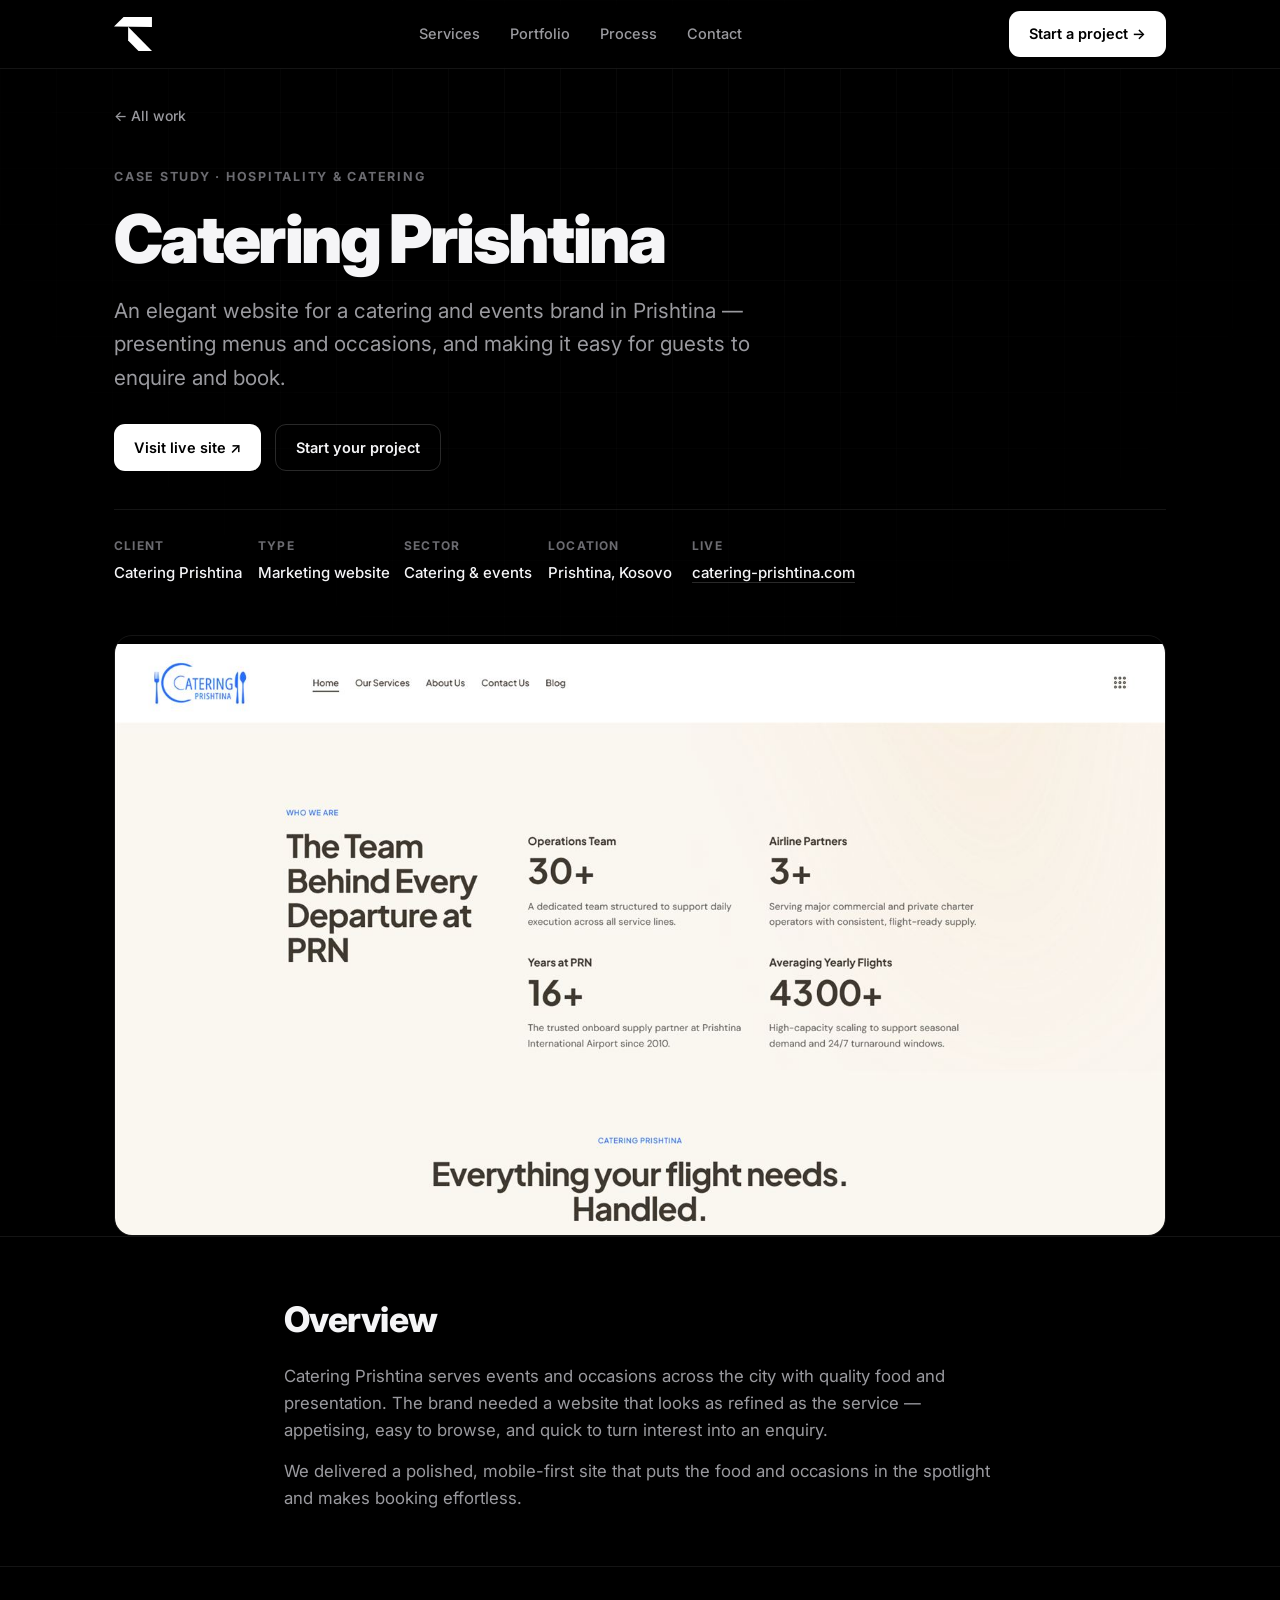
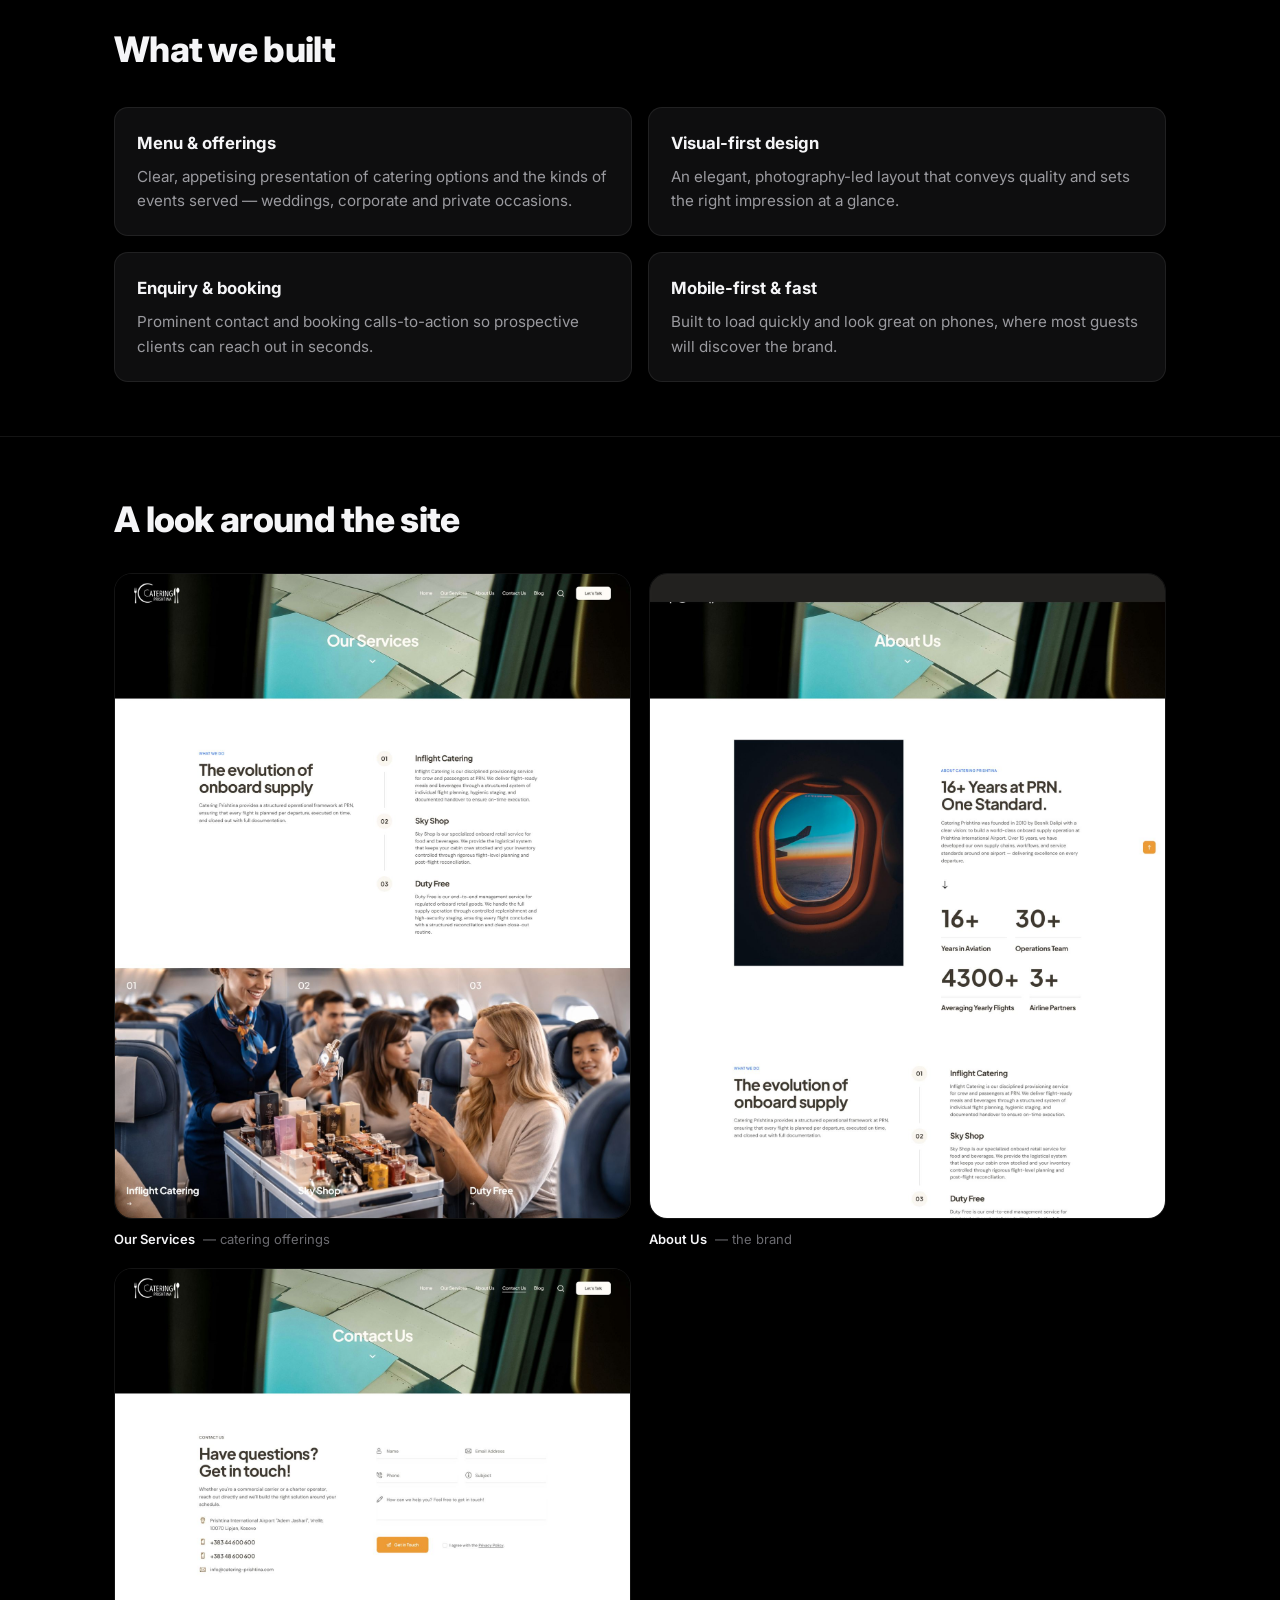
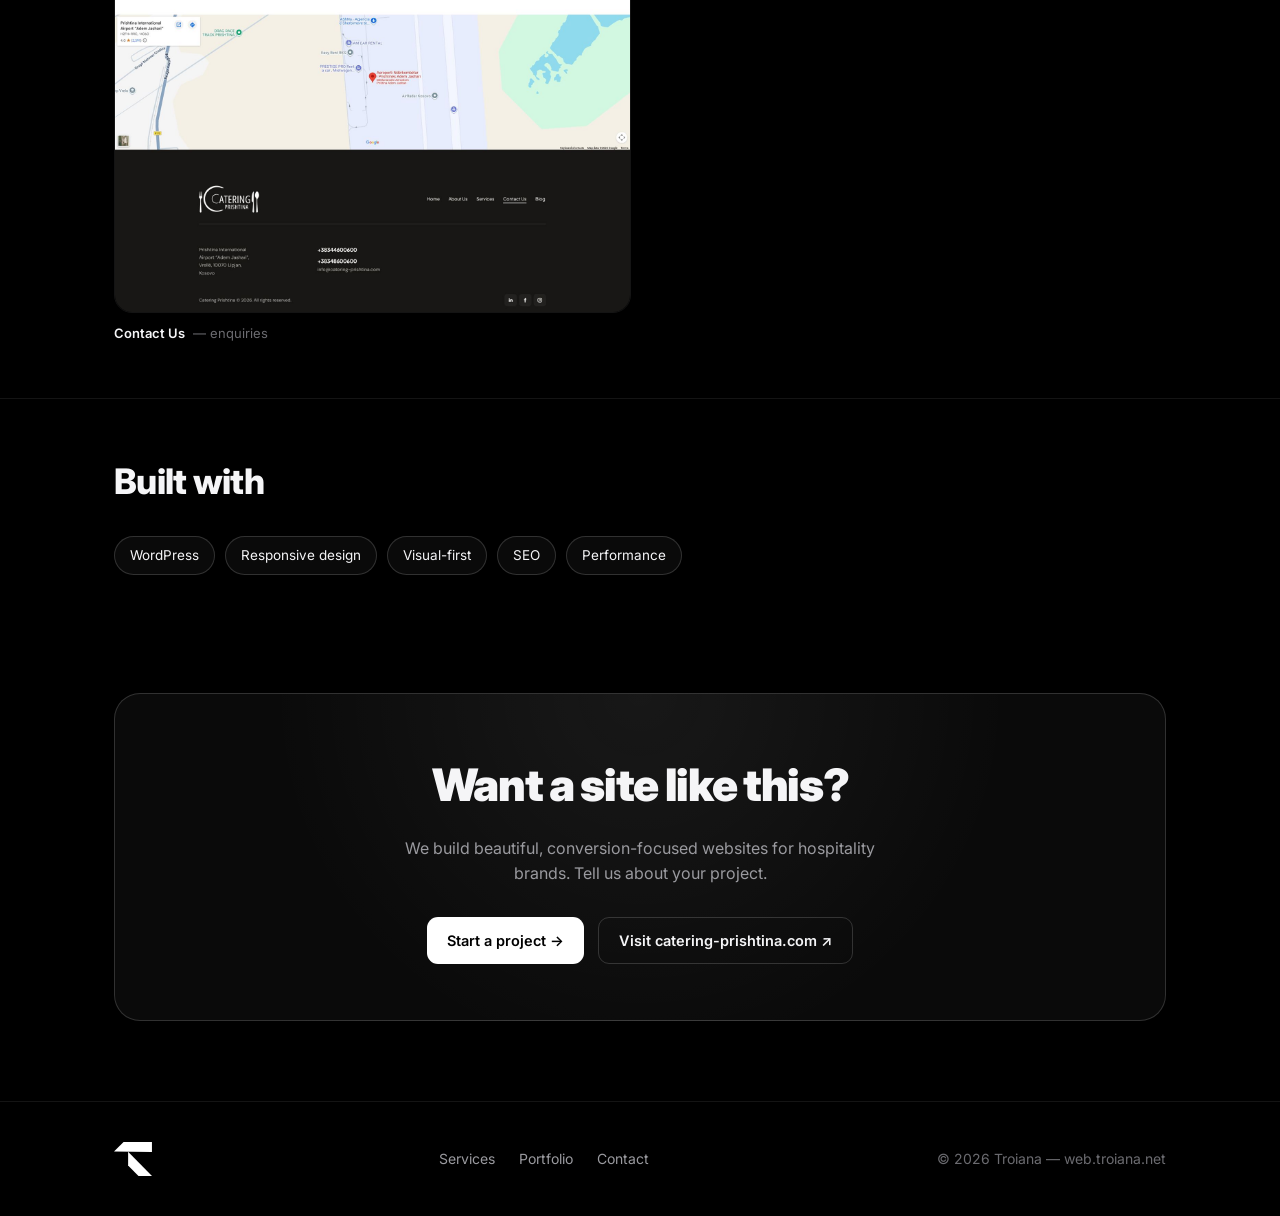
<file: catering.html>
<!DOCTYPE html>
<html lang="en">
<head>
<meta charset="UTF-8" />
<meta name="viewport" content="width=device-width, initial-scale=1.0" />
<title>Catering Prishtina — Case Study | Troiana</title>
<meta name="description" content="How Troiana built the website for Catering Prishtina — a catering and events brand in Prishtina, Kosovo." />
<link rel="preconnect" href="https://fonts.googleapis.com" />
<link rel="preconnect" href="https://fonts.gstatic.com" crossorigin />
<link href="https://fonts.googleapis.com/css2?family=Inter:wght@400;500;600;700;800;900&display=swap" rel="stylesheet" />
<link rel="stylesheet" href="case.css" />
</head>
<body>
<div class="bgfx"></div>

<header class="nav">
  <div class="wrap nav-inner">
    <a class="logo" href="index.html"><img class="logoimg" src="logo.svg" alt="Troiana" /></a>
    <nav class="links">
      <a href="services.html">Services</a>
      <a href="portfolio.html">Portfolio</a>
      <a href="index.html#process">Process</a>
      <a href="contact.html">Contact</a>
    </nav>
    <a class="btn btn-primary" href="contact.html">Start a project →</a>
  </div>
</header>

<main>
  <section class="wrap"><a class="back" href="portfolio.html">← All work</a></section>

  <section class="cs-hero">
    <div class="wrap">
      <span class="cs-eyebrow">Case study · Hospitality &amp; catering</span>
      <h1>Catering Prishtina</h1>
      <p class="lead">An elegant website for a catering and events brand in Prishtina — presenting menus and occasions, and making it easy for guests to enquire and book.</p>
      <div class="cta">
        <a class="btn btn-primary" href="https://catering-prishtina.com" target="_blank" rel="noopener">Visit live site ↗</a>
        <a class="btn btn-ghost" href="contact.html">Start your project</a>
      </div>
      <div class="meta">
        <div class="cell"><div class="k">Client</div><div class="v">Catering Prishtina</div></div>
        <div class="cell"><div class="k">Type</div><div class="v">Marketing website</div></div>
        <div class="cell"><div class="k">Sector</div><div class="v">Catering &amp; events</div></div>
        <div class="cell"><div class="k">Location</div><div class="v">Prishtina, Kosovo</div></div>
        <div class="cell"><div class="k">Live</div><div class="v"><a href="https://catering-prishtina.com" target="_blank" rel="noopener">catering-prishtina.com</a></div></div>
      </div>
    </div>
  </section>

  <section class="wrap">
    <a class="shotlink reveal" href="images/catering/home.jpg" target="_blank" rel="noopener">
      <img class="shot hero-shot" loading="lazy" src="images/catering/home.jpg" alt="Catering Prishtina homepage" />
      <span class="open">Open full ↗</span>
    </a>
  </section>

  <section class="block reveal">
    <div class="wrap narrow">
      <h2>Overview</h2>
      <p>Catering Prishtina serves events and occasions across the city with quality food and presentation. The brand needed a website that looks as refined as the service — appetising, easy to browse, and quick to turn interest into an enquiry.</p>
      <p>We delivered a polished, mobile-first site that puts the food and occasions in the spotlight and makes booking effortless.</p>
    </div>
  </section>

  <section class="block reveal">
    <div class="wrap">
      <h2>What we built</h2>
      <div class="features">
        <div class="feat"><h4>Menu &amp; offerings</h4><p>Clear, appetising presentation of catering options and the kinds of events served — weddings, corporate and private occasions.</p></div>
        <div class="feat"><h4>Visual-first design</h4><p>An elegant, photography-led layout that conveys quality and sets the right impression at a glance.</p></div>
        <div class="feat"><h4>Enquiry &amp; booking</h4><p>Prominent contact and booking calls-to-action so prospective clients can reach out in seconds.</p></div>
        <div class="feat"><h4>Mobile-first &amp; fast</h4><p>Built to load quickly and look great on phones, where most guests will discover the brand.</p></div>
      </div>
    </div>
  </section>

  <section class="block reveal">
    <div class="wrap">
      <h2>A look around the site</h2>
      <div class="gallery">
        <figure class="reveal"><a class="shotlink" href="images/catering/services.jpg" target="_blank" rel="noopener"><img class="shot page" loading="lazy" src="images/catering/services.jpg" alt="Our Services"><span class="open">Open ↗</span></a><figcaption><b>Our Services</b> — catering offerings</figcaption></figure>
        <figure class="reveal"><a class="shotlink" href="images/catering/about.jpg" target="_blank" rel="noopener"><img class="shot page" loading="lazy" src="images/catering/about.jpg" alt="About Us"><span class="open">Open ↗</span></a><figcaption><b>About Us</b> — the brand</figcaption></figure>
        <figure class="reveal"><a class="shotlink" href="images/catering/contact.jpg" target="_blank" rel="noopener"><img class="shot page" loading="lazy" src="images/catering/contact.jpg" alt="Contact Us"><span class="open">Open ↗</span></a><figcaption><b>Contact Us</b> — enquiries</figcaption></figure>
      </div>
    </div>
  </section>

  <section class="block reveal">
    <div class="wrap">
      <h2>Built with</h2>
      <div class="chips">
        <span class="chip">WordPress</span>
        <span class="chip">Responsive design</span>
        <span class="chip">Visual-first</span>
        <span class="chip">SEO</span>
        <span class="chip">Performance</span>
      </div>
    </div>
  </section>

  <section class="wrap">
    <div class="band reveal">
      <h2>Want a site like this?</h2>
      <p>We build beautiful, conversion-focused websites for hospitality brands. Tell us about your project.</p>
      <div class="cta" style="justify-content:center">
        <a class="btn btn-primary" href="contact.html">Start a project →</a>
        <a class="btn btn-ghost" href="https://catering-prishtina.com" target="_blank" rel="noopener">Visit catering-prishtina.com ↗</a>
      </div>
    </div>
  </section>
</main>

<footer>
  <div class="wrap foot">
    <a class="logo" href="index.html"><img class="logoimg" src="logo.svg" alt="Troiana" /></a>
    <nav><a href="services.html">Services</a><a href="portfolio.html">Portfolio</a><a href="contact.html">Contact</a></nav>
    <span class="muted">© <span id="yr"></span> Troiana — web.troiana.net</span>
  </div>
</footer>

<script>
  document.getElementById('yr').textContent=new Date().getFullYear();
  const io=new IntersectionObserver((e)=>e.forEach(x=>{if(x.isIntersecting){x.target.classList.add('in');io.unobserve(x.target)}}),{threshold:.12});
  document.querySelectorAll('.reveal').forEach(el=>io.observe(el));
</script>
</body>
</html>
</file>
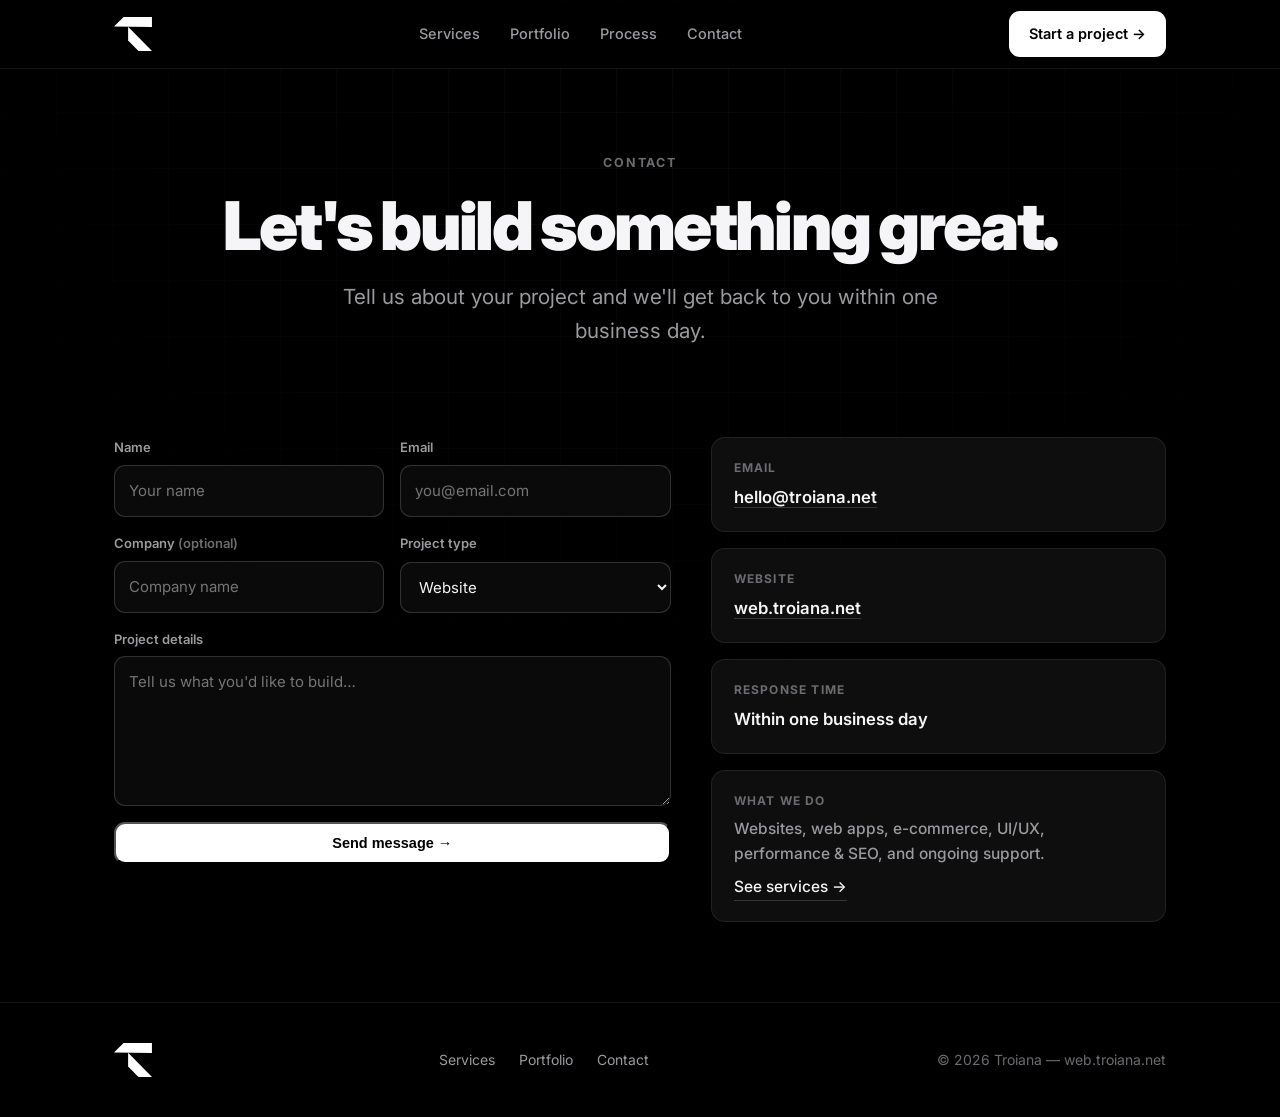
<file: contact.html>
<!DOCTYPE html>
<html lang="en">
<head>
<meta charset="UTF-8" />
<meta name="viewport" content="width=device-width, initial-scale=1.0" />
<title>Contact — Troiana</title>
<meta name="description" content="Get in touch with Troiana — tell us about your web project and we'll reply within one business day." />
<link rel="preconnect" href="https://fonts.googleapis.com" />
<link rel="preconnect" href="https://fonts.gstatic.com" crossorigin />
<link href="https://fonts.googleapis.com/css2?family=Inter:wght@400;500;600;700;800;900&display=swap" rel="stylesheet" />
<link rel="stylesheet" href="case.css" />
</head>
<body>
<div class="bgfx"></div>

<header class="nav">
  <div class="wrap nav-inner">
    <a class="logo" href="index.html"><img class="logoimg" src="logo.svg" alt="Troiana" /></a>
    <nav class="links">
      <a href="services.html">Services</a>
      <a href="portfolio.html">Portfolio</a>
      <a href="index.html#process">Process</a>
      <a href="contact.html">Contact</a>
    </nav>
    <a class="btn btn-primary" href="contact.html">Start a project →</a>
  </div>
</header>

<main>
  <section class="cs-hero center">
    <div class="wrap">
      <span class="cs-eyebrow">Contact</span>
      <h1>Let's build something great.</h1>
      <p class="lead">Tell us about your project and we'll get back to you within one business day.</p>
    </div>
  </section>

  <section class="wrap">
    <div class="contact-grid">
      <form class="form reveal" action="submit.php" method="POST">
        <input type="text" name="_honey" style="display:none" tabindex="-1" autocomplete="off" aria-hidden="true" />
        <div class="row">
          <div class="field">
            <label for="name">Name</label>
            <input id="name" name="name" type="text" placeholder="Your name" required />
          </div>
          <div class="field">
            <label for="email">Email</label>
            <input id="email" name="email" type="email" placeholder="you@email.com" required />
          </div>
        </div>
        <div class="row">
          <div class="field">
            <label for="company">Company <span style="color:var(--muted-2)">(optional)</span></label>
            <input id="company" name="company" type="text" placeholder="Company name" />
          </div>
          <div class="field">
            <label for="budget">Project type</label>
            <select id="budget" name="project_type">
              <option>Website</option>
              <option>Web application</option>
              <option>E-commerce</option>
              <option>Redesign</option>
              <option>Maintenance / support</option>
              <option>Other</option>
            </select>
          </div>
        </div>
        <div class="field">
          <label for="message">Project details</label>
          <textarea id="message" name="message" placeholder="Tell us what you'd like to build…" required></textarea>
        </div>
        <button class="btn btn-primary" type="submit" style="justify-content:center">Send message →</button>
        <p id="sentmsg" style="display:none;color:#34d399;font-size:14px;font-weight:600">Thanks — your message has been sent. We'll be in touch within one business day.</p>
        <p id="errmsg" style="display:none;color:#f87171;font-size:14px;font-weight:600">Something went wrong — please check your name, a valid email and a message, then try again.</p>
      </form>

      <aside class="contact-info reveal">
        <div class="info-card">
          <div class="k">Email</div>
          <div class="v"><!-- @INFO_EMAIL --><a href="mailto:hello@troiana.net">hello@troiana.net</a><!-- @/INFO_EMAIL --></div>
        </div>
        <div class="info-card">
          <div class="k">Website</div>
          <div class="v"><a href="https://web.troiana.net">web.troiana.net</a></div>
        </div>
        <div class="info-card">
          <div class="k">Response time</div>
          <div class="v">Within one business day</div>
        </div>
        <div class="info-card">
          <div class="k">What we do</div>
          <div class="v" style="font-weight:500;color:var(--muted);font-size:.97rem">
            Websites, web apps, e-commerce, UI/UX, performance &amp; SEO, and ongoing support.
            <a href="services.html" style="display:inline-block;margin-top:8px;color:var(--fg)">See services →</a>
          </div>
        </div>
      </aside>
    </div>
  </section>
</main>

<footer>
  <div class="wrap foot">
    <a class="logo" href="index.html"><img class="logoimg" src="logo.svg" alt="Troiana" /></a>
    <nav><a href="services.html">Services</a><a href="portfolio.html">Portfolio</a><a href="contact.html">Contact</a></nav>
    <span class="muted">© <span id="yr"></span> Troiana — web.troiana.net</span>
  </div>
</footer>

<script>
  document.getElementById('yr').textContent=new Date().getFullYear();
  const io=new IntersectionObserver((e)=>e.forEach(x=>{if(x.isIntersecting){x.target.classList.add('in');io.unobserve(x.target)}}),{threshold:.12});
  document.querySelectorAll('.reveal').forEach(el=>io.observe(el));
  new Image().src='count.php?_='+Date.now();
  var qs=new URLSearchParams(location.search);
  if(qs.get('sent')==='1'){
    var m=document.getElementById('sentmsg'); if(m) m.style.display='block';
    var f=document.querySelector('.form'); if(f) f.scrollIntoView({behavior:'smooth'});
  } else if(qs.get('error')==='1'){
    var em=document.getElementById('errmsg'); if(em) em.style.display='block';
    var ef=document.querySelector('.form'); if(ef) ef.scrollIntoView({behavior:'smooth'});
  }
</script>
</body>
</html>
</file>
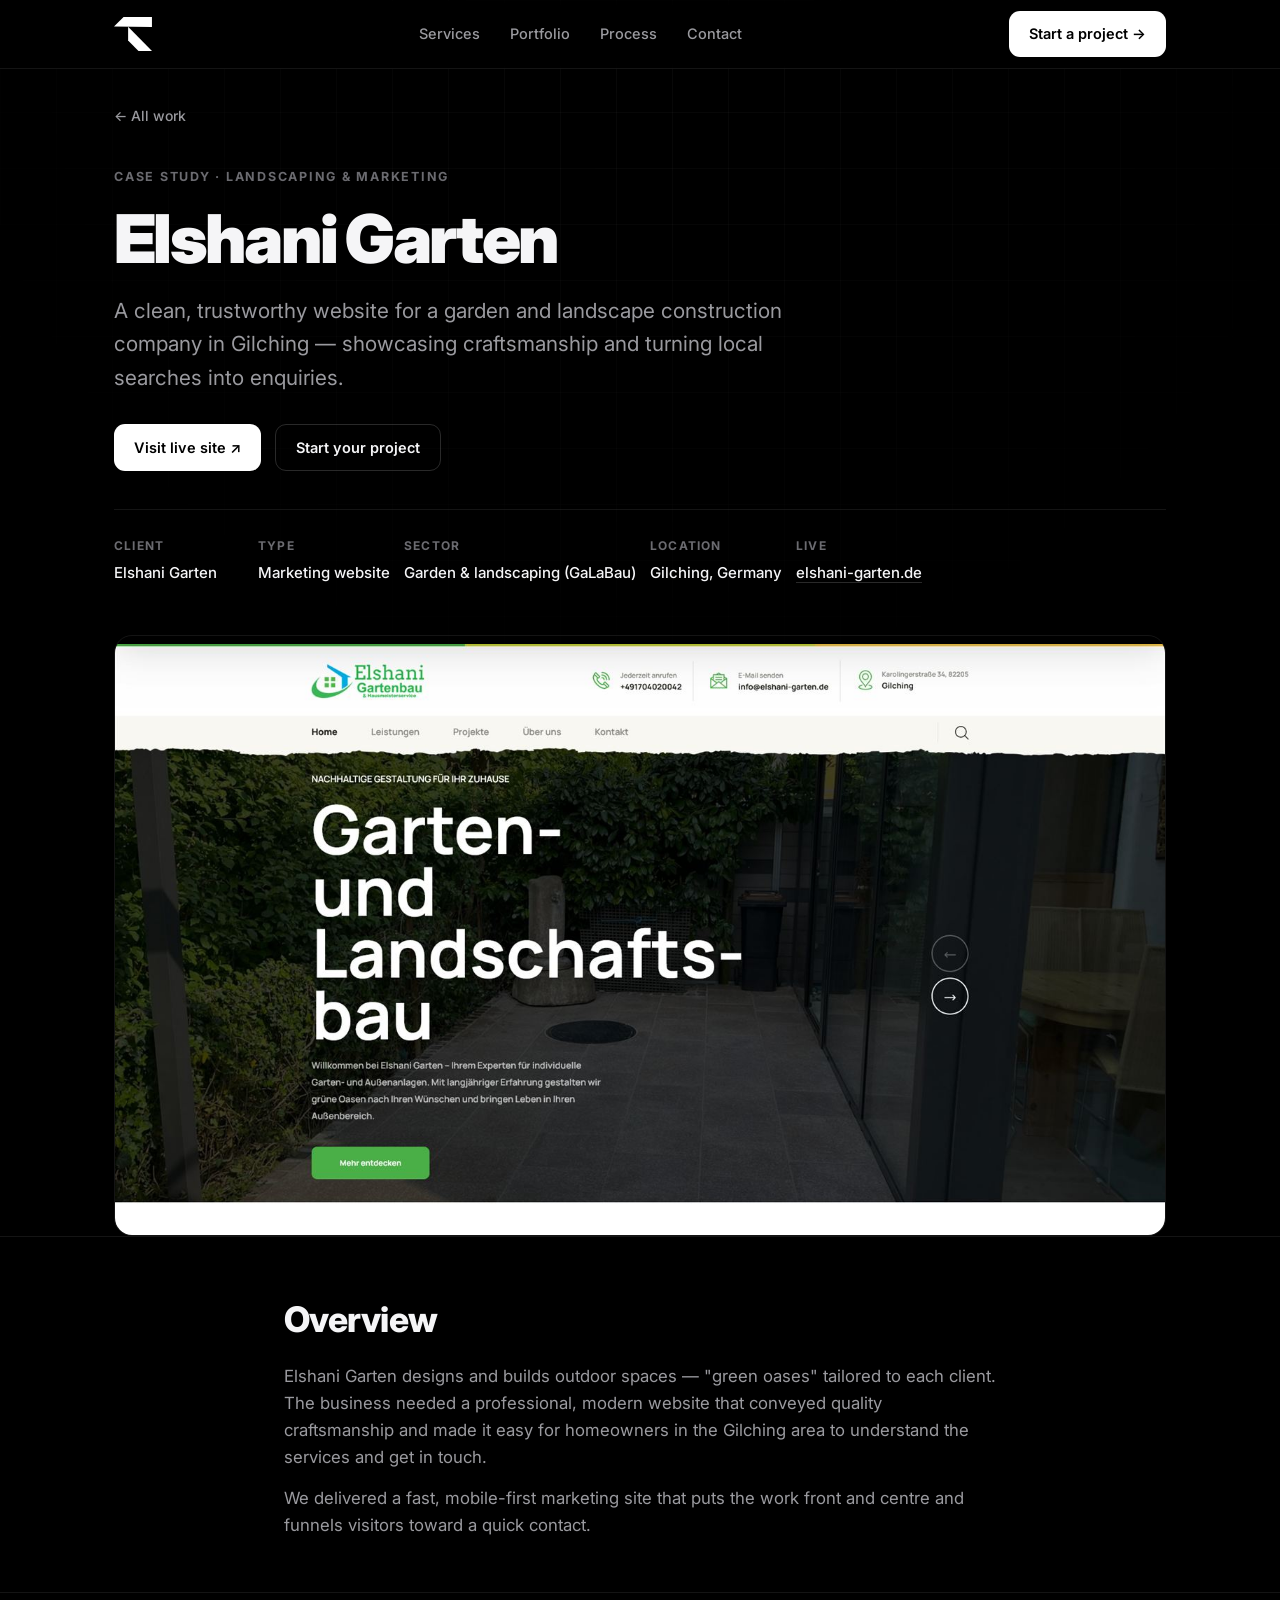
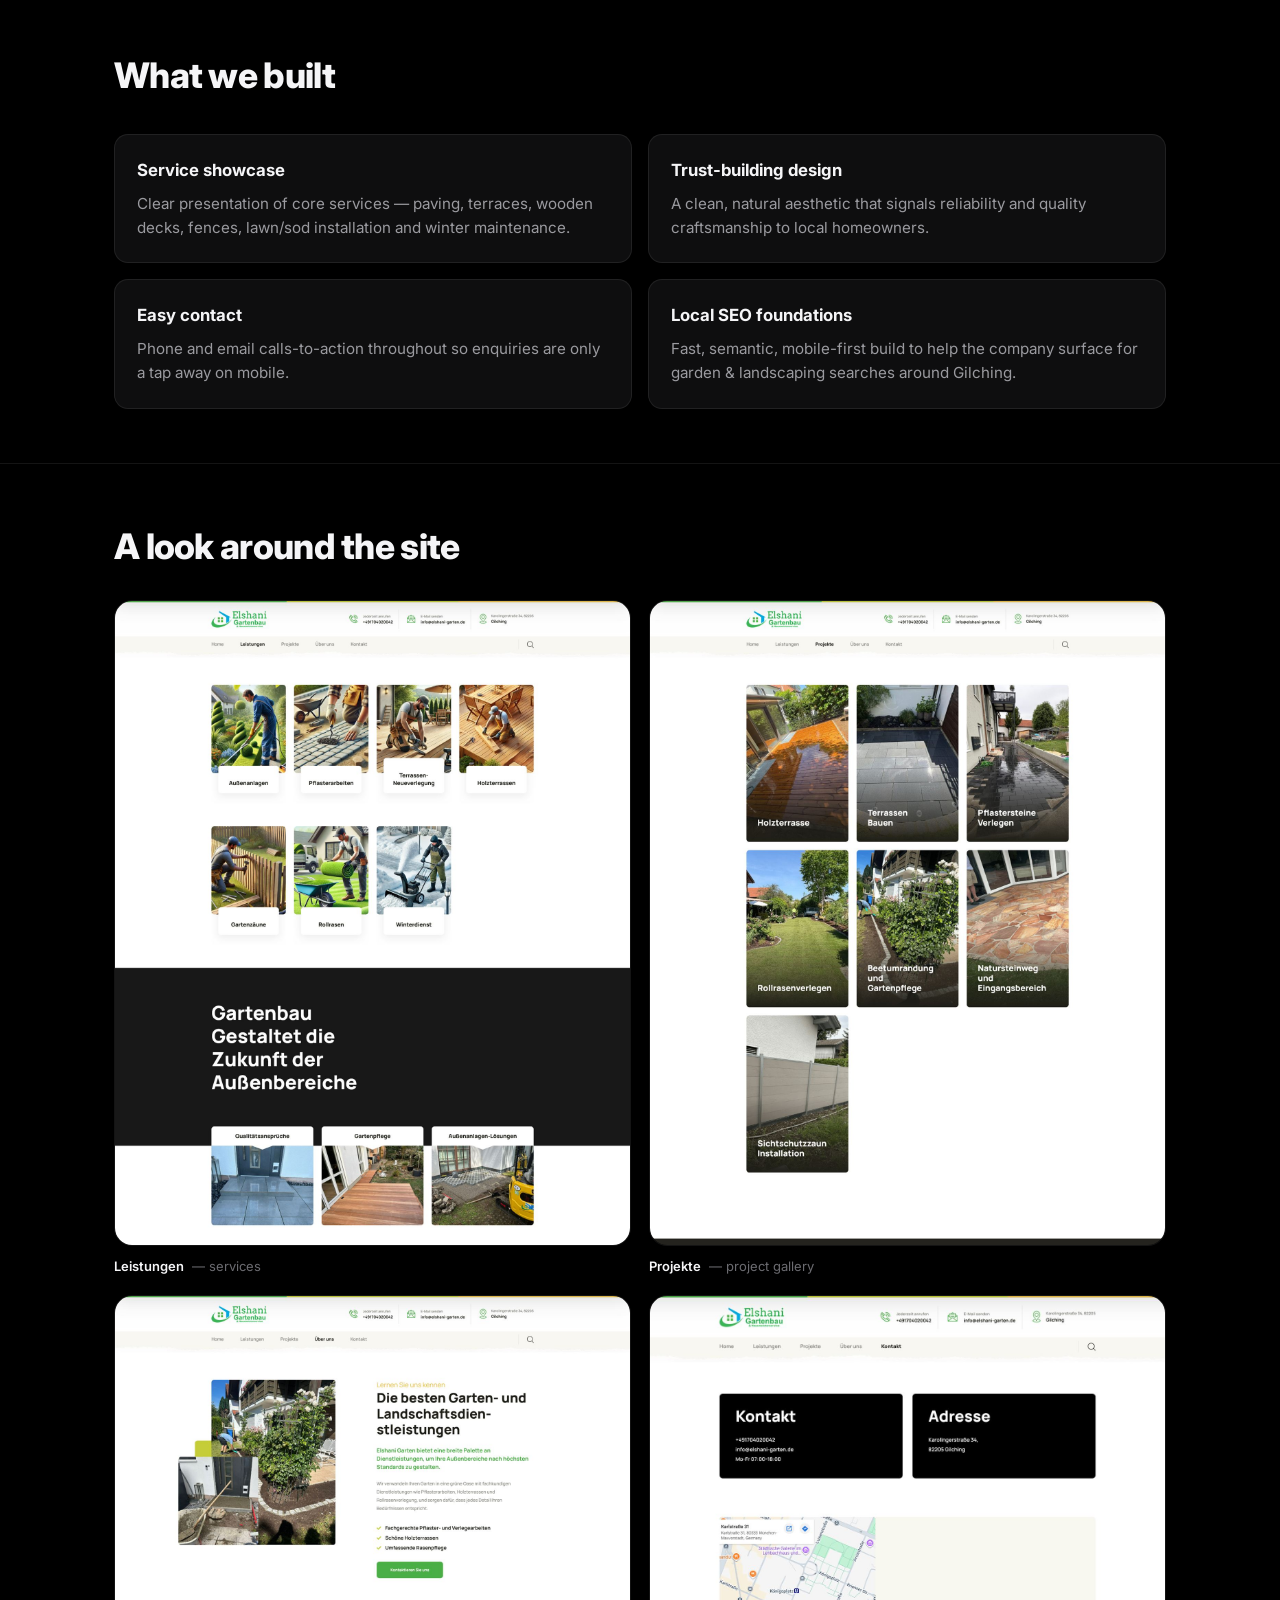
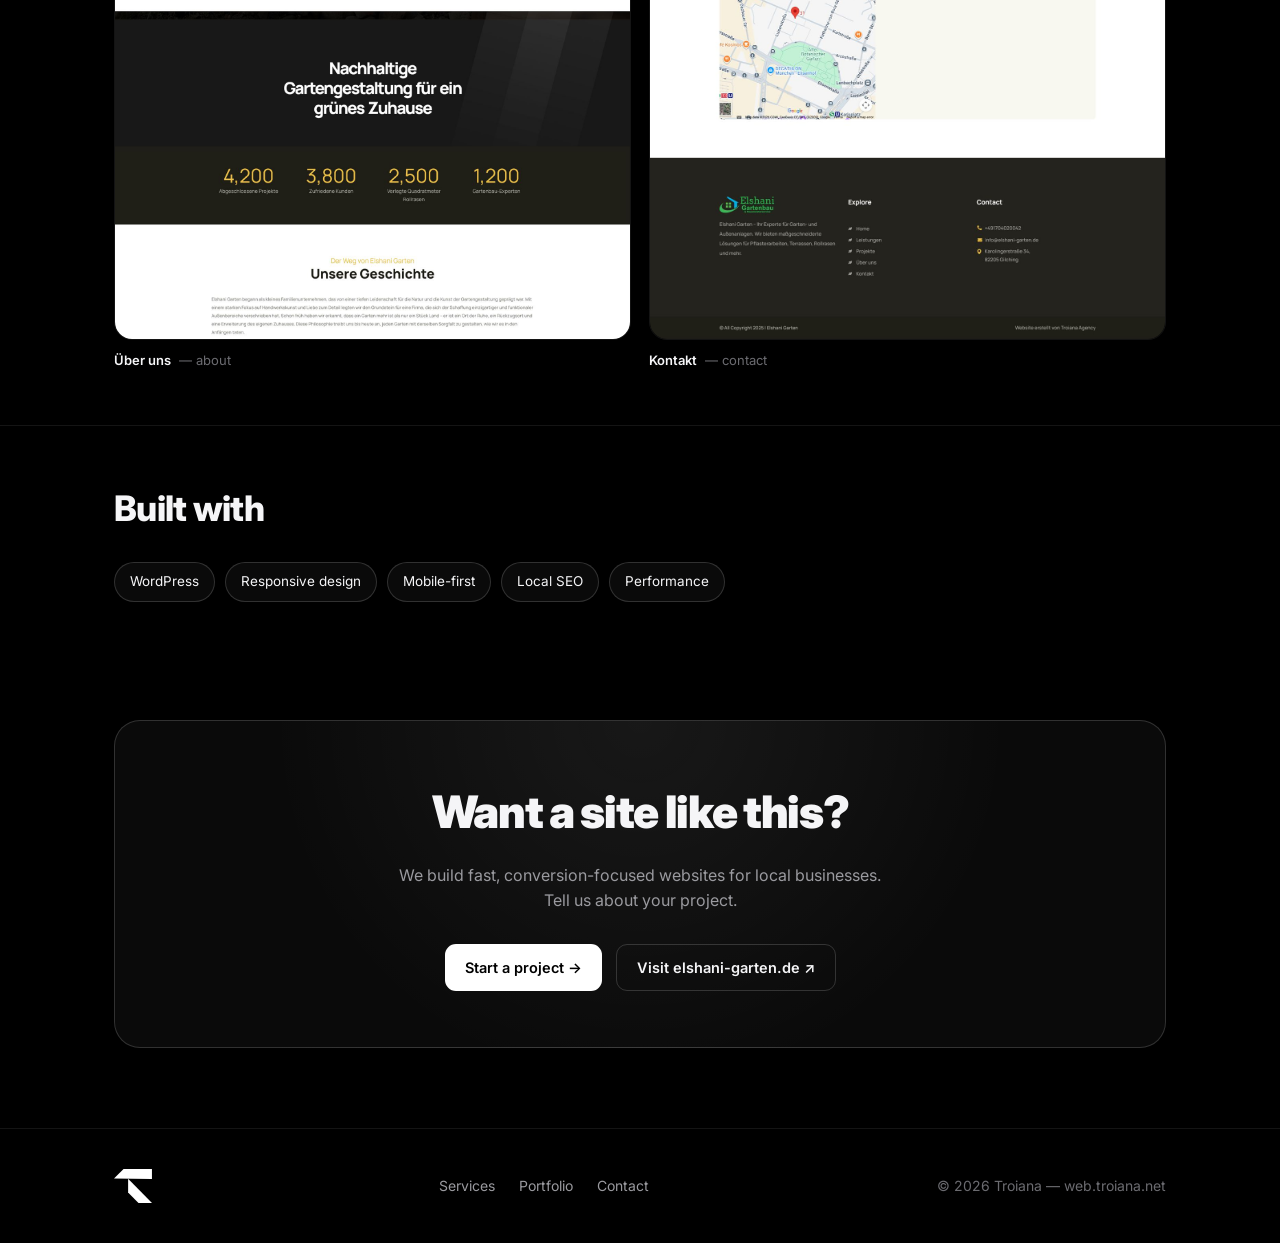
<file: elshani.html>
<!DOCTYPE html>
<html lang="en">
<head>
<meta charset="UTF-8" />
<meta name="viewport" content="width=device-width, initial-scale=1.0" />
<title>Elshani Garten — Case Study | Troiana</title>
<meta name="description" content="How Troiana built the website for Elshani Garten — a garden and landscape construction company in Gilching, Germany." />
<link rel="preconnect" href="https://fonts.googleapis.com" />
<link rel="preconnect" href="https://fonts.gstatic.com" crossorigin />
<link href="https://fonts.googleapis.com/css2?family=Inter:wght@400;500;600;700;800;900&display=swap" rel="stylesheet" />
<link rel="stylesheet" href="case.css" />
</head>
<body>
<div class="bgfx"></div>

<header class="nav">
  <div class="wrap nav-inner">
    <a class="logo" href="index.html"><img class="logoimg" src="logo.svg" alt="Troiana" /></a>
    <nav class="links">
      <a href="services.html">Services</a>
      <a href="portfolio.html">Portfolio</a>
      <a href="index.html#process">Process</a>
      <a href="contact.html">Contact</a>
    </nav>
    <a class="btn btn-primary" href="contact.html">Start a project →</a>
  </div>
</header>

<main>
  <section class="wrap"><a class="back" href="portfolio.html">← All work</a></section>

  <section class="cs-hero">
    <div class="wrap">
      <span class="cs-eyebrow">Case study · Landscaping &amp; marketing</span>
      <h1>Elshani Garten</h1>
      <p class="lead">A clean, trustworthy website for a garden and landscape construction company in Gilching — showcasing craftsmanship and turning local searches into enquiries.</p>
      <div class="cta">
        <a class="btn btn-primary" href="https://elshani-garten.de" target="_blank" rel="noopener">Visit live site ↗</a>
        <a class="btn btn-ghost" href="contact.html">Start your project</a>
      </div>
      <div class="meta">
        <div class="cell"><div class="k">Client</div><div class="v">Elshani Garten</div></div>
        <div class="cell"><div class="k">Type</div><div class="v">Marketing website</div></div>
        <div class="cell"><div class="k">Sector</div><div class="v">Garden &amp; landscaping (GaLaBau)</div></div>
        <div class="cell"><div class="k">Location</div><div class="v">Gilching, Germany</div></div>
        <div class="cell"><div class="k">Live</div><div class="v"><a href="https://elshani-garten.de" target="_blank" rel="noopener">elshani-garten.de</a></div></div>
      </div>
    </div>
  </section>

  <section class="wrap">
    <a class="shotlink reveal" href="images/elshani/home.jpg" target="_blank" rel="noopener">
      <img class="shot hero-shot" loading="lazy" src="images/elshani/home.jpg" alt="Elshani Garten homepage" />
      <span class="open">Open full ↗</span>
    </a>
  </section>

  <section class="block reveal">
    <div class="wrap narrow">
      <h2>Overview</h2>
      <p>Elshani Garten designs and builds outdoor spaces — "green oases" tailored to each client. The business needed a professional, modern website that conveyed quality craftsmanship and made it easy for homeowners in the Gilching area to understand the services and get in touch.</p>
      <p>We delivered a fast, mobile-first marketing site that puts the work front and centre and funnels visitors toward a quick contact.</p>
    </div>
  </section>

  <section class="block reveal">
    <div class="wrap">
      <h2>What we built</h2>
      <div class="features">
        <div class="feat"><h4>Service showcase</h4><p>Clear presentation of core services — paving, terraces, wooden decks, fences, lawn/sod installation and winter maintenance.</p></div>
        <div class="feat"><h4>Trust-building design</h4><p>A clean, natural aesthetic that signals reliability and quality craftsmanship to local homeowners.</p></div>
        <div class="feat"><h4>Easy contact</h4><p>Phone and email calls-to-action throughout so enquiries are only a tap away on mobile.</p></div>
        <div class="feat"><h4>Local SEO foundations</h4><p>Fast, semantic, mobile-first build to help the company surface for garden &amp; landscaping searches around Gilching.</p></div>
      </div>
    </div>
  </section>

  <section class="block reveal">
    <div class="wrap">
      <h2>A look around the site</h2>
      <div class="gallery">
        <figure class="reveal"><a class="shotlink" href="images/elshani/services.jpg" target="_blank" rel="noopener"><img class="shot page" loading="lazy" src="images/elshani/services.jpg" alt="Leistungen"><span class="open">Open ↗</span></a><figcaption><b>Leistungen</b> — services</figcaption></figure>
        <figure class="reveal"><a class="shotlink" href="images/elshani/projects.jpg" target="_blank" rel="noopener"><img class="shot page" loading="lazy" src="images/elshani/projects.jpg" alt="Projekte"><span class="open">Open ↗</span></a><figcaption><b>Projekte</b> — project gallery</figcaption></figure>
        <figure class="reveal"><a class="shotlink" href="images/elshani/about.jpg" target="_blank" rel="noopener"><img class="shot page" loading="lazy" src="images/elshani/about.jpg" alt="Über uns"><span class="open">Open ↗</span></a><figcaption><b>Über uns</b> — about</figcaption></figure>
        <figure class="reveal"><a class="shotlink" href="images/elshani/contact.jpg" target="_blank" rel="noopener"><img class="shot page" loading="lazy" src="images/elshani/contact.jpg" alt="Kontakt"><span class="open">Open ↗</span></a><figcaption><b>Kontakt</b> — contact</figcaption></figure>
      </div>
    </div>
  </section>

  <section class="block reveal">
    <div class="wrap">
      <h2>Built with</h2>
      <div class="chips">
        <span class="chip">WordPress</span>
        <span class="chip">Responsive design</span>
        <span class="chip">Mobile-first</span>
        <span class="chip">Local SEO</span>
        <span class="chip">Performance</span>
      </div>
    </div>
  </section>

  <section class="wrap">
    <div class="band reveal">
      <h2>Want a site like this?</h2>
      <p>We build fast, conversion-focused websites for local businesses. Tell us about your project.</p>
      <div class="cta" style="justify-content:center">
        <a class="btn btn-primary" href="contact.html">Start a project →</a>
        <a class="btn btn-ghost" href="https://elshani-garten.de" target="_blank" rel="noopener">Visit elshani-garten.de ↗</a>
      </div>
    </div>
  </section>
</main>

<footer>
  <div class="wrap foot">
    <a class="logo" href="index.html"><img class="logoimg" src="logo.svg" alt="Troiana" /></a>
    <nav><a href="services.html">Services</a><a href="portfolio.html">Portfolio</a><a href="contact.html">Contact</a></nav>
    <span class="muted">© <span id="yr"></span> Troiana — web.troiana.net</span>
  </div>
</footer>

<script>
  document.getElementById('yr').textContent=new Date().getFullYear();
  const io=new IntersectionObserver((e)=>e.forEach(x=>{if(x.isIntersecting){x.target.classList.add('in');io.unobserve(x.target)}}),{threshold:.12});
  document.querySelectorAll('.reveal').forEach(el=>io.observe(el));
</script>
</body>
</html>
</file>
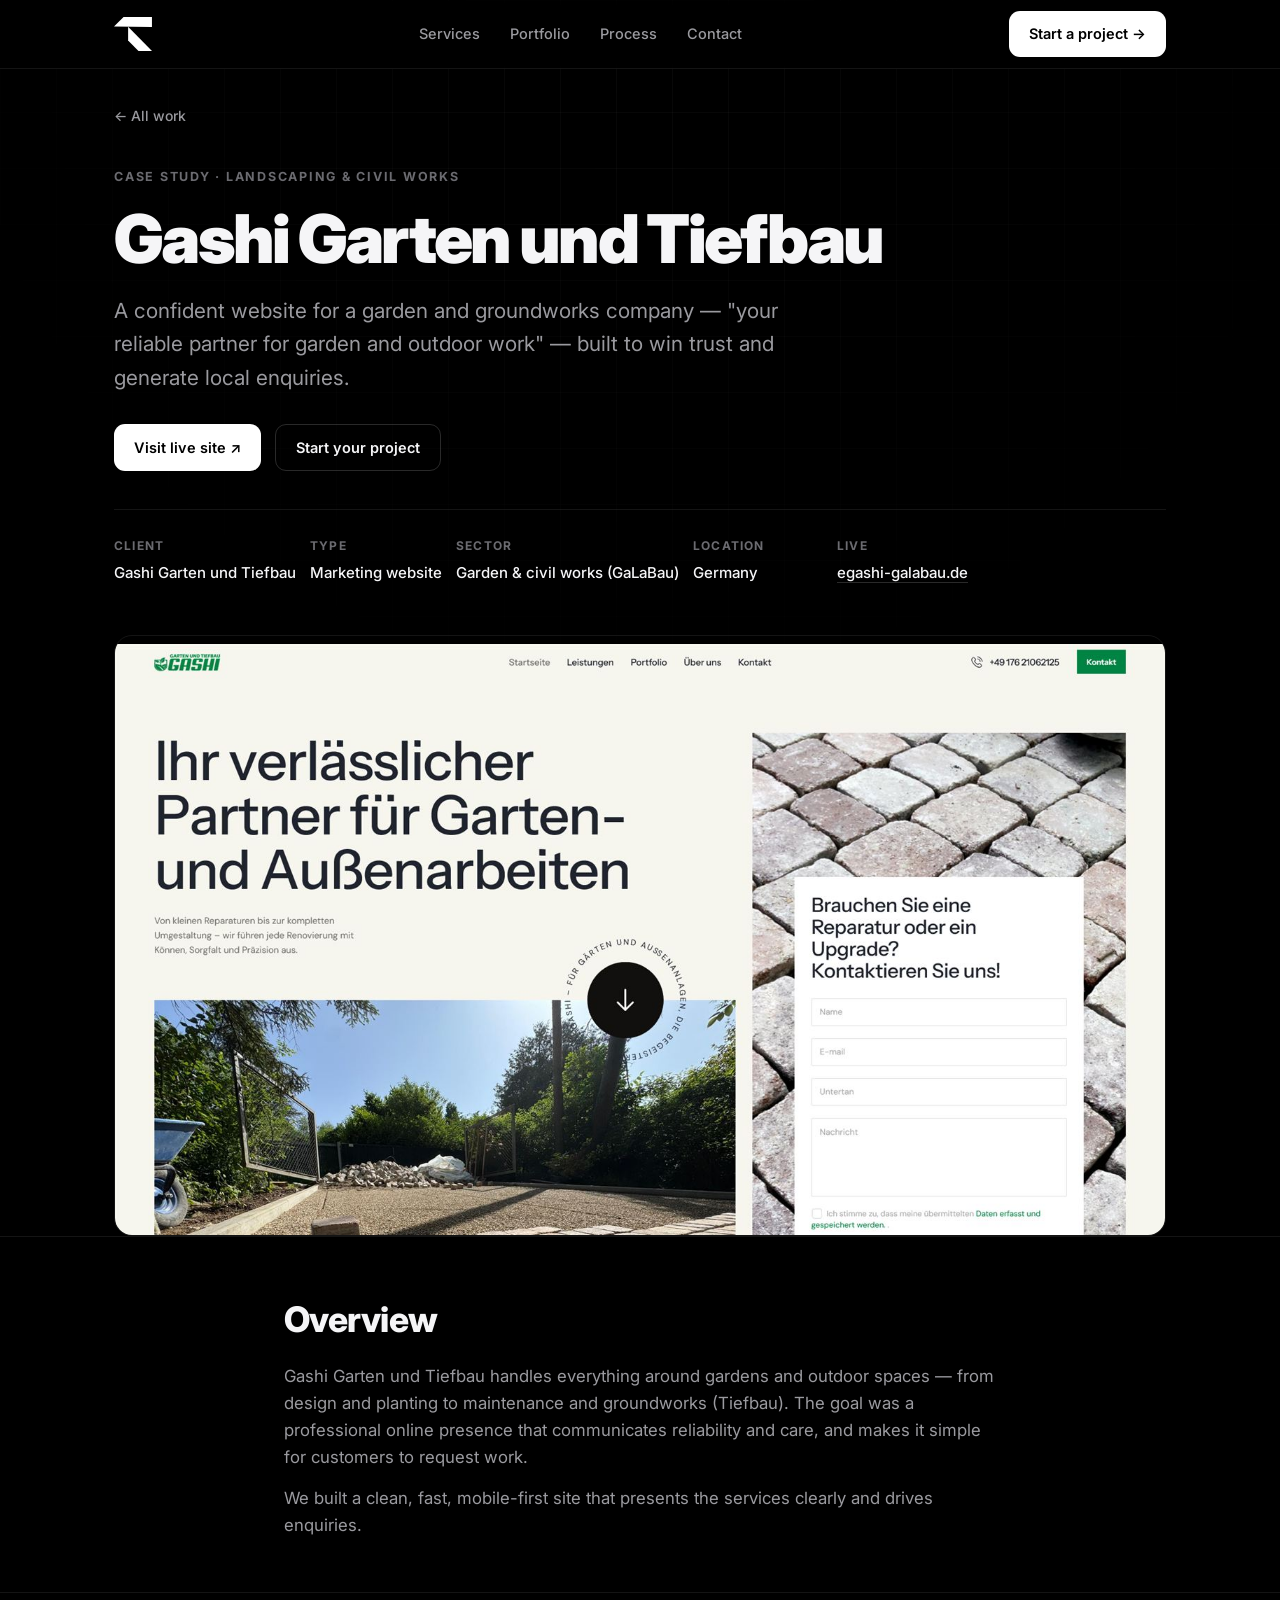
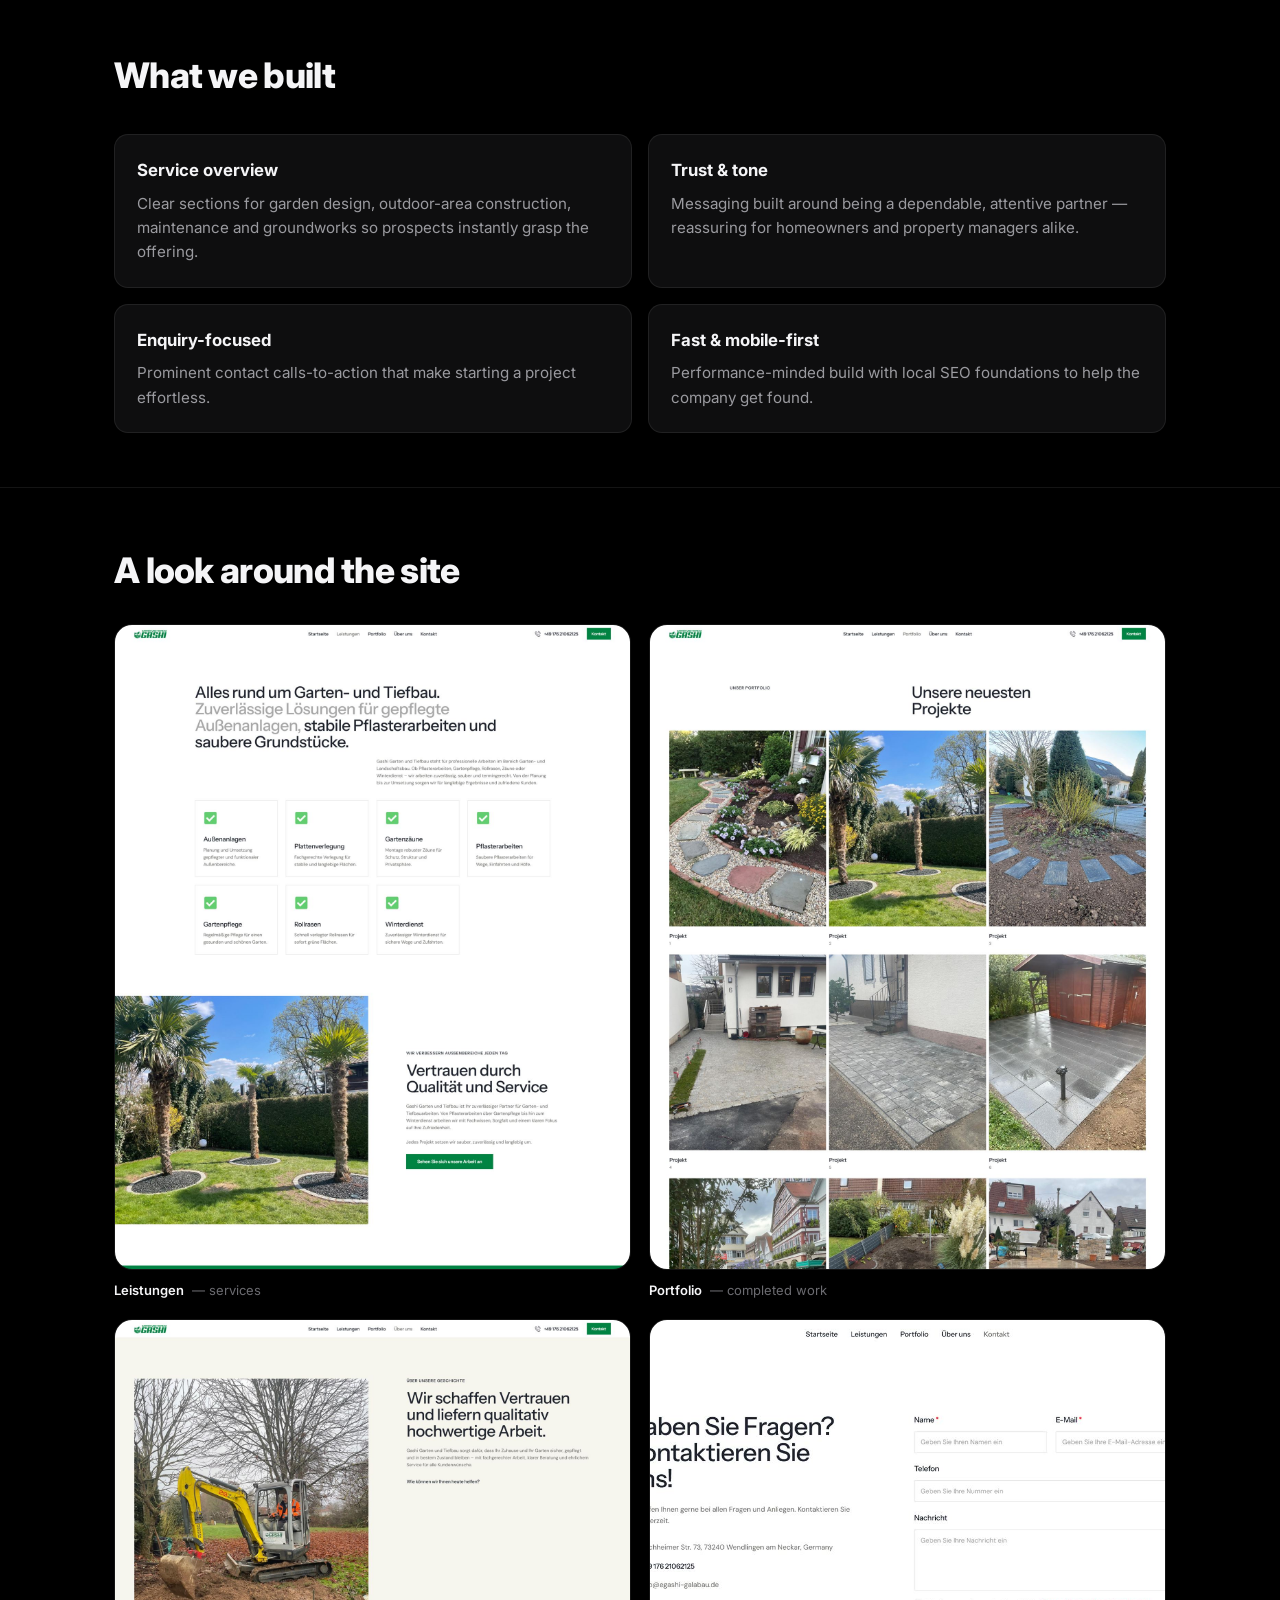
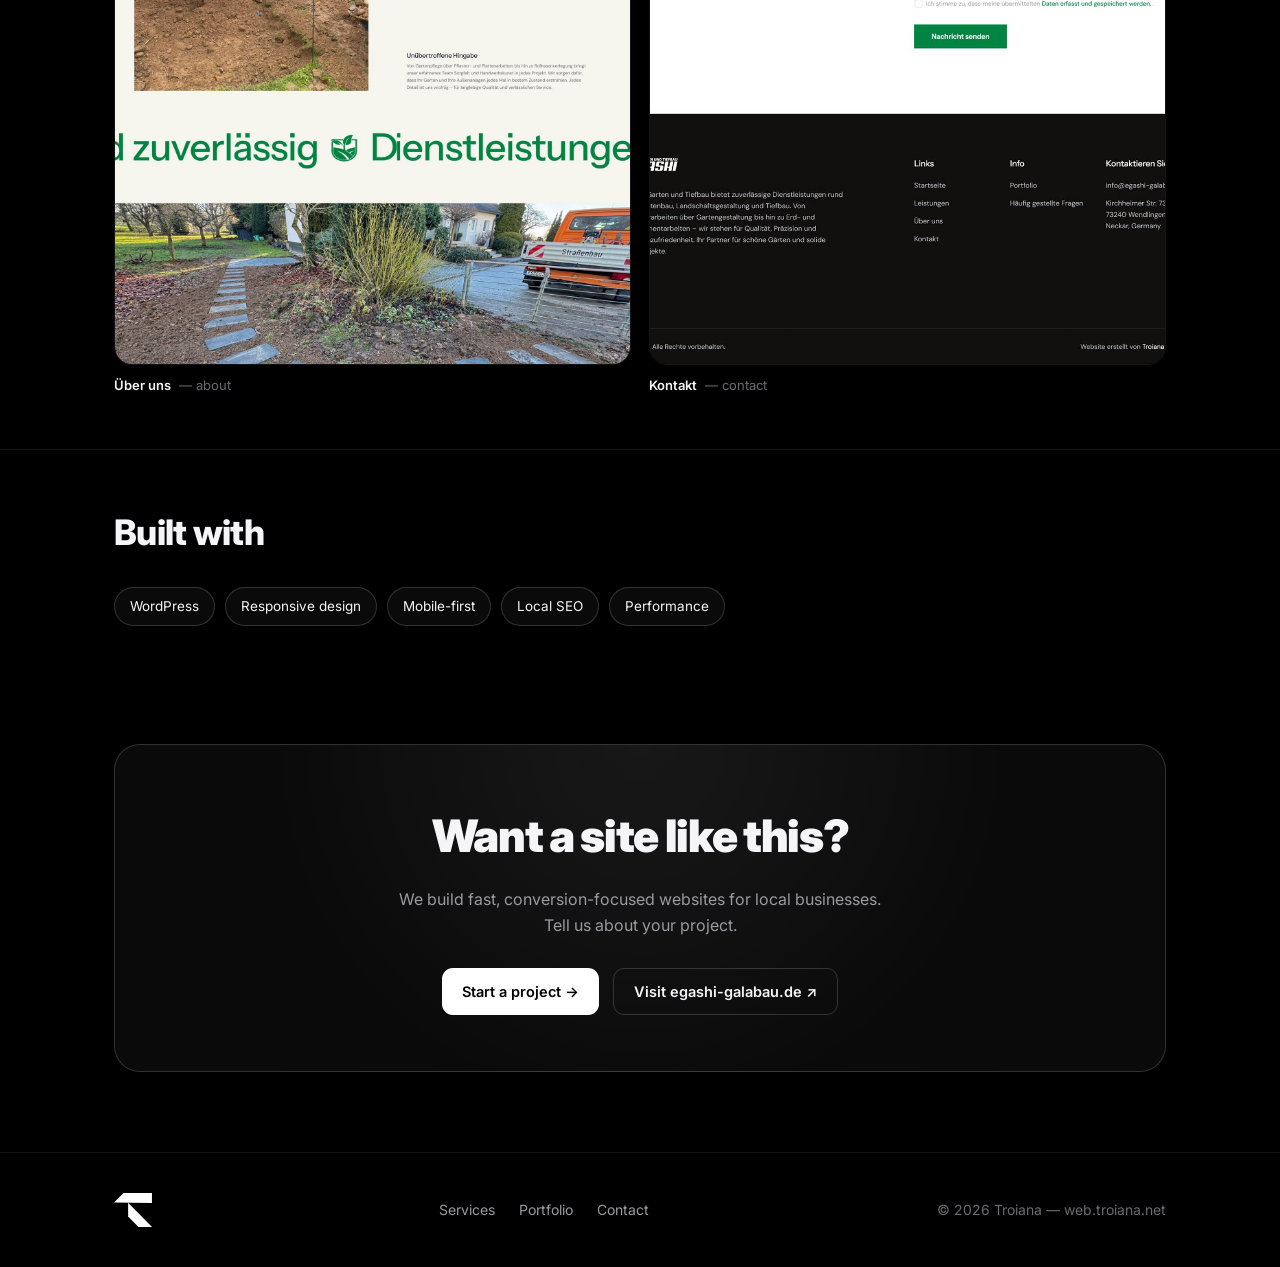
<file: gashi.html>
<!DOCTYPE html>
<html lang="en">
<head>
<meta charset="UTF-8" />
<meta name="viewport" content="width=device-width, initial-scale=1.0" />
<title>Gashi Garten und Tiefbau — Case Study | Troiana</title>
<meta name="description" content="How Troiana built the website for Gashi Garten und Tiefbau — a German garden and civil-works (GaLaBau) company." />
<link rel="preconnect" href="https://fonts.googleapis.com" />
<link rel="preconnect" href="https://fonts.gstatic.com" crossorigin />
<link href="https://fonts.googleapis.com/css2?family=Inter:wght@400;500;600;700;800;900&display=swap" rel="stylesheet" />
<link rel="stylesheet" href="case.css" />
</head>
<body>
<div class="bgfx"></div>

<header class="nav">
  <div class="wrap nav-inner">
    <a class="logo" href="index.html"><img class="logoimg" src="logo.svg" alt="Troiana" /></a>
    <nav class="links">
      <a href="services.html">Services</a>
      <a href="portfolio.html">Portfolio</a>
      <a href="index.html#process">Process</a>
      <a href="contact.html">Contact</a>
    </nav>
    <a class="btn btn-primary" href="contact.html">Start a project →</a>
  </div>
</header>

<main>
  <section class="wrap"><a class="back" href="portfolio.html">← All work</a></section>

  <section class="cs-hero">
    <div class="wrap">
      <span class="cs-eyebrow">Case study · Landscaping &amp; civil works</span>
      <h1>Gashi Garten und Tiefbau</h1>
      <p class="lead">A confident website for a garden and groundworks company — "your reliable partner for garden and outdoor work" — built to win trust and generate local enquiries.</p>
      <div class="cta">
        <a class="btn btn-primary" href="https://egashi-galabau.de" target="_blank" rel="noopener">Visit live site ↗</a>
        <a class="btn btn-ghost" href="contact.html">Start your project</a>
      </div>
      <div class="meta">
        <div class="cell"><div class="k">Client</div><div class="v">Gashi Garten und Tiefbau</div></div>
        <div class="cell"><div class="k">Type</div><div class="v">Marketing website</div></div>
        <div class="cell"><div class="k">Sector</div><div class="v">Garden &amp; civil works (GaLaBau)</div></div>
        <div class="cell"><div class="k">Location</div><div class="v">Germany</div></div>
        <div class="cell"><div class="k">Live</div><div class="v"><a href="https://egashi-galabau.de" target="_blank" rel="noopener">egashi-galabau.de</a></div></div>
      </div>
    </div>
  </section>

  <section class="wrap">
    <a class="shotlink reveal" href="images/gashi/home.jpg" target="_blank" rel="noopener">
      <img class="shot hero-shot" loading="lazy" src="images/gashi/home.jpg" alt="Gashi Garten und Tiefbau homepage" />
      <span class="open">Open full ↗</span>
    </a>
  </section>

  <section class="block reveal">
    <div class="wrap narrow">
      <h2>Overview</h2>
      <p>Gashi Garten und Tiefbau handles everything around gardens and outdoor spaces — from design and planting to maintenance and groundworks (Tiefbau). The goal was a professional online presence that communicates reliability and care, and makes it simple for customers to request work.</p>
      <p>We built a clean, fast, mobile-first site that presents the services clearly and drives enquiries.</p>
    </div>
  </section>

  <section class="block reveal">
    <div class="wrap">
      <h2>What we built</h2>
      <div class="features">
        <div class="feat"><h4>Service overview</h4><p>Clear sections for garden design, outdoor-area construction, maintenance and groundworks so prospects instantly grasp the offering.</p></div>
        <div class="feat"><h4>Trust &amp; tone</h4><p>Messaging built around being a dependable, attentive partner — reassuring for homeowners and property managers alike.</p></div>
        <div class="feat"><h4>Enquiry-focused</h4><p>Prominent contact calls-to-action that make starting a project effortless.</p></div>
        <div class="feat"><h4>Fast &amp; mobile-first</h4><p>Performance-minded build with local SEO foundations to help the company get found.</p></div>
      </div>
    </div>
  </section>

  <section class="block reveal">
    <div class="wrap">
      <h2>A look around the site</h2>
      <div class="gallery">
        <figure class="reveal"><a class="shotlink" href="images/gashi/services.jpg" target="_blank" rel="noopener"><img class="shot page" loading="lazy" src="images/gashi/services.jpg" alt="Leistungen"><span class="open">Open ↗</span></a><figcaption><b>Leistungen</b> — services</figcaption></figure>
        <figure class="reveal"><a class="shotlink" href="images/gashi/portfolio.jpg" target="_blank" rel="noopener"><img class="shot page" loading="lazy" src="images/gashi/portfolio.jpg" alt="Portfolio"><span class="open">Open ↗</span></a><figcaption><b>Portfolio</b> — completed work</figcaption></figure>
        <figure class="reveal"><a class="shotlink" href="images/gashi/about.jpg" target="_blank" rel="noopener"><img class="shot page" loading="lazy" src="images/gashi/about.jpg" alt="Über uns"><span class="open">Open ↗</span></a><figcaption><b>Über uns</b> — about</figcaption></figure>
        <figure class="reveal"><a class="shotlink" href="images/gashi/contact.jpg" target="_blank" rel="noopener"><img class="shot page" loading="lazy" src="images/gashi/contact.jpg" alt="Kontakt"><span class="open">Open ↗</span></a><figcaption><b>Kontakt</b> — contact</figcaption></figure>
      </div>
    </div>
  </section>

  <section class="block reveal">
    <div class="wrap">
      <h2>Built with</h2>
      <div class="chips">
        <span class="chip">WordPress</span>
        <span class="chip">Responsive design</span>
        <span class="chip">Mobile-first</span>
        <span class="chip">Local SEO</span>
        <span class="chip">Performance</span>
      </div>
    </div>
  </section>

  <section class="wrap">
    <div class="band reveal">
      <h2>Want a site like this?</h2>
      <p>We build fast, conversion-focused websites for local businesses. Tell us about your project.</p>
      <div class="cta" style="justify-content:center">
        <a class="btn btn-primary" href="contact.html">Start a project →</a>
        <a class="btn btn-ghost" href="https://egashi-galabau.de" target="_blank" rel="noopener">Visit egashi-galabau.de ↗</a>
      </div>
    </div>
  </section>
</main>

<footer>
  <div class="wrap foot">
    <a class="logo" href="index.html"><img class="logoimg" src="logo.svg" alt="Troiana" /></a>
    <nav><a href="services.html">Services</a><a href="portfolio.html">Portfolio</a><a href="contact.html">Contact</a></nav>
    <span class="muted">© <span id="yr"></span> Troiana — web.troiana.net</span>
  </div>
</footer>

<script>
  document.getElementById('yr').textContent=new Date().getFullYear();
  const io=new IntersectionObserver((e)=>e.forEach(x=>{if(x.isIntersecting){x.target.classList.add('in');io.unobserve(x.target)}}),{threshold:.12});
  document.querySelectorAll('.reveal').forEach(el=>io.observe(el));
</script>
</body>
</html>
</file>
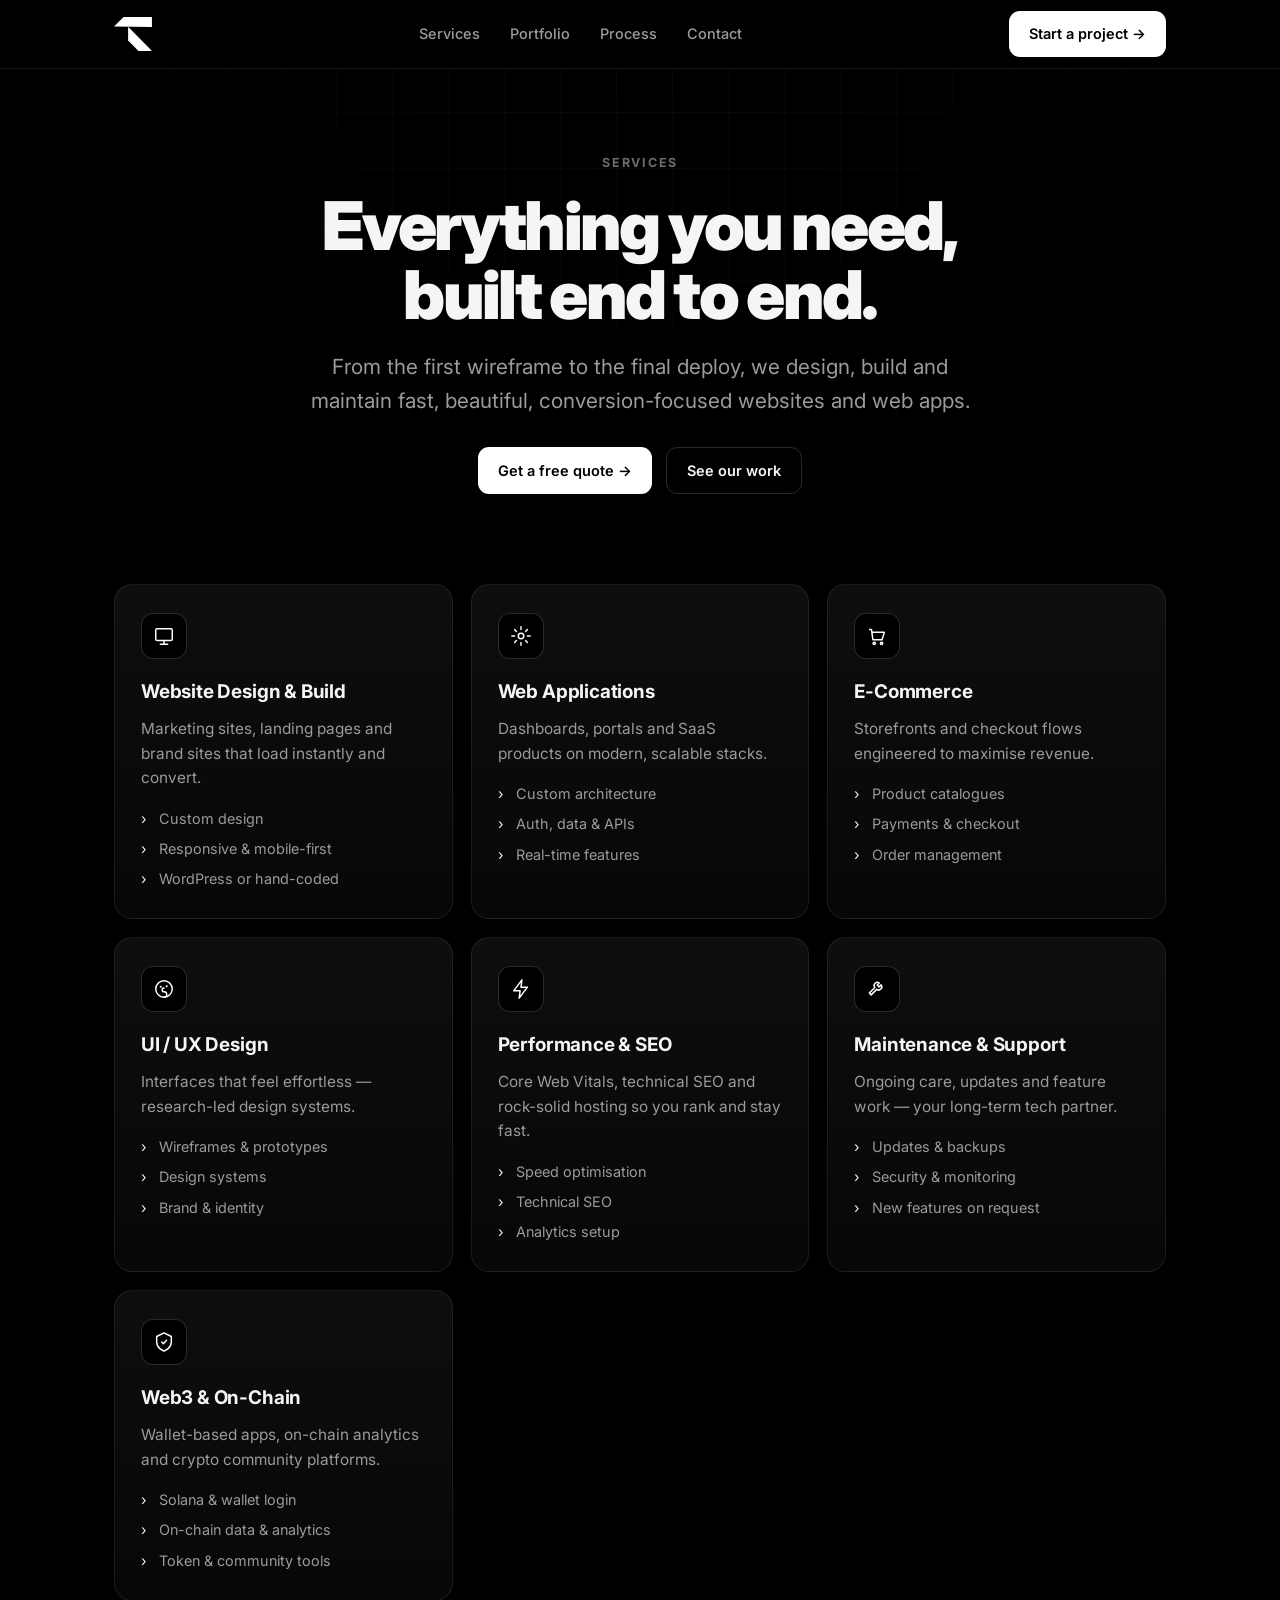
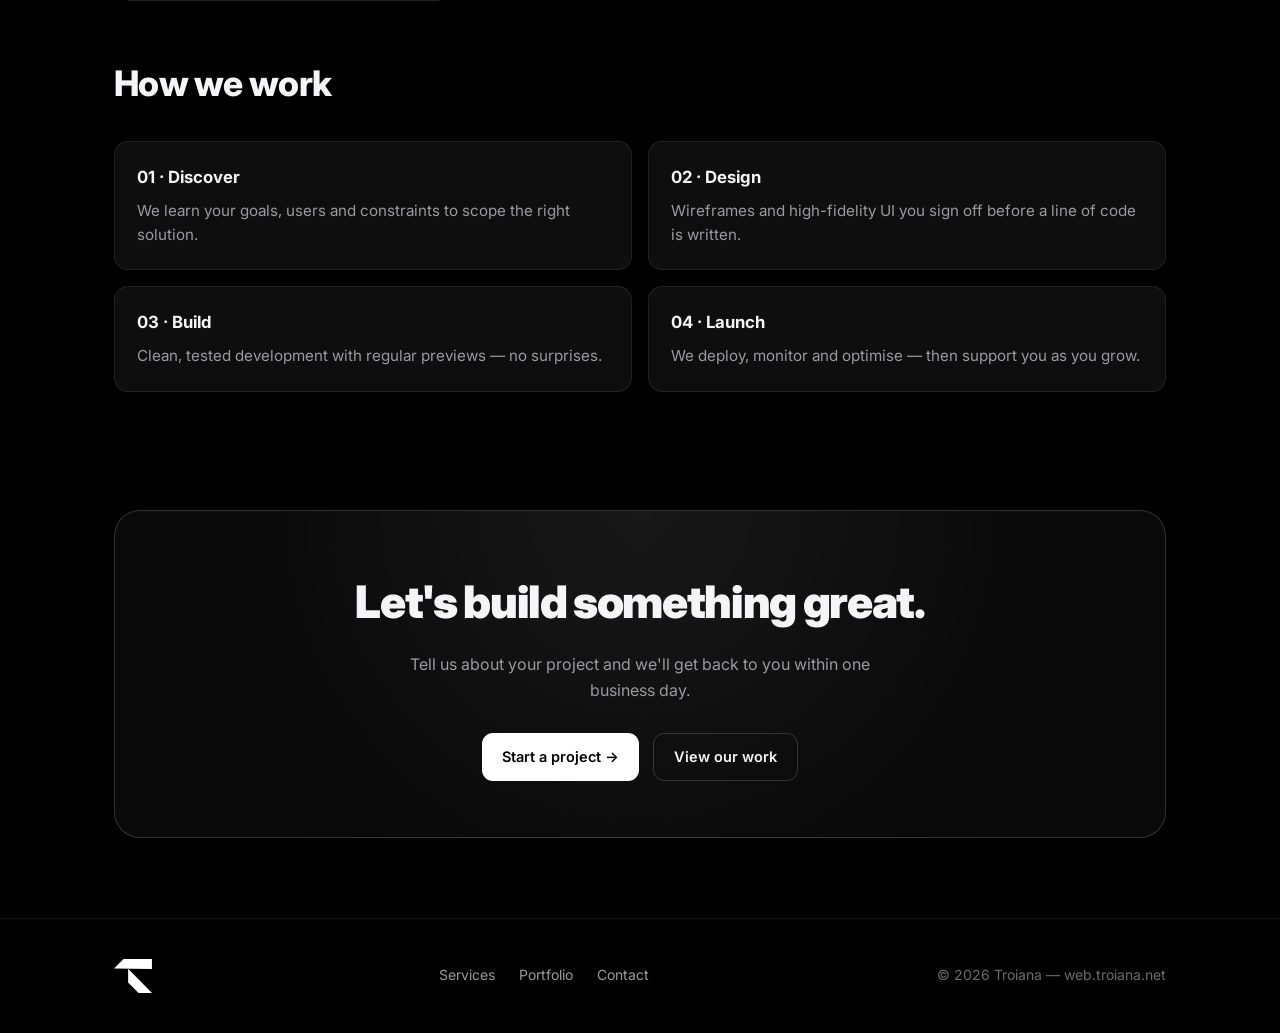
<file: services.html>
<!DOCTYPE html>
<html lang="en">
<head>
<meta charset="UTF-8" />
<meta name="viewport" content="width=device-width, initial-scale=1.0" />
<title>Services — Troiana</title>
<meta name="description" content="Troiana's web development services — websites, web apps, e-commerce, UI/UX design, performance & SEO, and ongoing support." />
<link rel="preconnect" href="https://fonts.googleapis.com" />
<link rel="preconnect" href="https://fonts.gstatic.com" crossorigin />
<link href="https://fonts.googleapis.com/css2?family=Inter:wght@400;500;600;700;800;900&display=swap" rel="stylesheet" />
<link rel="stylesheet" href="case.css" />
</head>
<body>
<div class="bgfx"></div>

<header class="nav">
  <div class="wrap nav-inner">
    <a class="logo" href="index.html"><img class="logoimg" src="logo.svg" alt="Troiana" /></a>
    <nav class="links">
      <a href="services.html">Services</a>
      <a href="portfolio.html">Portfolio</a>
      <a href="index.html#process">Process</a>
      <a href="contact.html">Contact</a>
    </nav>
    <a class="btn btn-primary" href="contact.html">Start a project →</a>
  </div>
</header>

<main>
  <section class="cs-hero center">
    <div class="wrap">
      <span class="cs-eyebrow">Services</span>
      <h1>Everything you need,<br/>built end to end.</h1>
      <p class="lead">From the first wireframe to the final deploy, we design, build and maintain fast, beautiful, conversion-focused websites and web apps.</p>
      <div class="cta">
        <a class="btn btn-primary" href="contact.html">Get a free quote →</a>
        <a class="btn btn-ghost" href="portfolio.html">See our work</a>
      </div>
    </div>
  </section>

  <section class="wrap">
    <div class="svc-grid"><!-- @SERVICES_FULL -->
      <div class="svc reveal">
        <div class="ico"><svg viewBox="0 0 24 24"><rect x="3" y="4" width="18" height="13" rx="1.5"/><path d="M8 21h8M12 17v4"/></svg></div>
        <h3>Website Design &amp; Build</h3>
        <p>Marketing sites, landing pages and brand sites that load instantly and convert.</p>
        <ul><li>Custom design</li><li>Responsive &amp; mobile-first</li><li>WordPress or hand-coded</li></ul>
      </div>
      <div class="svc reveal">
        <div class="ico"><svg viewBox="0 0 24 24"><circle cx="12" cy="12" r="3"/><path d="M12 2v3M12 19v3M2 12h3M19 12h3M5 5l2 2M17 17l2 2M19 5l-2 2M7 17l-2 2"/></svg></div>
        <h3>Web Applications</h3>
        <p>Dashboards, portals and SaaS products on modern, scalable stacks.</p>
        <ul><li>Custom architecture</li><li>Auth, data &amp; APIs</li><li>Real-time features</li></ul>
      </div>
      <div class="svc reveal">
        <div class="ico"><svg viewBox="0 0 24 24"><path d="M4 5h2l1.5 11h10L20 8H7"/><circle cx="9" cy="20" r="1.3"/><circle cx="17" cy="20" r="1.3"/></svg></div>
        <h3>E-Commerce</h3>
        <p>Storefronts and checkout flows engineered to maximise revenue.</p>
        <ul><li>Product catalogues</li><li>Payments &amp; checkout</li><li>Order management</li></ul>
      </div>
      <div class="svc reveal">
        <div class="ico"><svg viewBox="0 0 24 24"><circle cx="12" cy="12" r="9"/><circle cx="8.5" cy="9.5" r="1.1" fill="currentColor" stroke="none"/><circle cx="15" cy="9" r="1.1" fill="currentColor" stroke="none"/><path d="M12 21a3 3 0 0 0 0-6 2 2 0 0 1 0-4"/></svg></div>
        <h3>UI / UX Design</h3>
        <p>Interfaces that feel effortless — research-led design systems.</p>
        <ul><li>Wireframes &amp; prototypes</li><li>Design systems</li><li>Brand &amp; identity</li></ul>
      </div>
      <div class="svc reveal">
        <div class="ico"><svg viewBox="0 0 24 24"><path d="M13 2 4 14h7l-1 8 9-12h-7z"/></svg></div>
        <h3>Performance &amp; SEO</h3>
        <p>Core Web Vitals, technical SEO and rock-solid hosting so you rank and stay fast.</p>
        <ul><li>Speed optimisation</li><li>Technical SEO</li><li>Analytics setup</li></ul>
      </div>
      <div class="svc reveal">
        <div class="ico"><svg viewBox="0 0 24 24"><path d="M14.5 5.5a3.5 3.5 0 0 0-4.9 4.9l-6 6 2 2 6-6a3.5 3.5 0 0 0 4.9-4.9l-2.2 2.2-2-2z"/></svg></div>
        <h3>Maintenance &amp; Support</h3>
        <p>Ongoing care, updates and feature work — your long-term tech partner.</p>
        <ul><li>Updates &amp; backups</li><li>Security &amp; monitoring</li><li>New features on request</li></ul>
      </div>
      <div class="svc reveal">
        <div class="ico"><svg viewBox="0 0 24 24"><path d="M12 2 4 6v6c0 5 3.5 8 8 10 4.5-2 8-5 8-10V6z"/><path d="M9.5 12l1.8 1.8 3.5-3.6"/></svg></div>
        <h3>Web3 &amp; On-Chain</h3>
        <p>Wallet-based apps, on-chain analytics and crypto community platforms.</p>
        <ul><li>Solana &amp; wallet login</li><li>On-chain data &amp; analytics</li><li>Token &amp; community tools</li></ul>
      </div>
    <!-- @/SERVICES_FULL --></div>
  </section>

  <section class="wrap">
    <div class="block reveal" style="border-top:0">
      <h2>How we work</h2>
      <div class="features">
        <div class="feat"><h4>01 · Discover</h4><p>We learn your goals, users and constraints to scope the right solution.</p></div>
        <div class="feat"><h4>02 · Design</h4><p>Wireframes and high-fidelity UI you sign off before a line of code is written.</p></div>
        <div class="feat"><h4>03 · Build</h4><p>Clean, tested development with regular previews — no surprises.</p></div>
        <div class="feat"><h4>04 · Launch</h4><p>We deploy, monitor and optimise — then support you as you grow.</p></div>
      </div>
    </div>
  </section>

  <section class="wrap">
    <div class="band reveal">
      <h2>Let's build something great.</h2>
      <p>Tell us about your project and we'll get back to you within one business day.</p>
      <div class="cta" style="justify-content:center">
        <a class="btn btn-primary" href="contact.html">Start a project →</a>
        <a class="btn btn-ghost" href="portfolio.html">View our work</a>
      </div>
    </div>
  </section>
</main>

<footer>
  <div class="wrap foot">
    <a class="logo" href="index.html"><img class="logoimg" src="logo.svg" alt="Troiana" /></a>
    <nav><a href="services.html">Services</a><a href="portfolio.html">Portfolio</a><a href="contact.html">Contact</a></nav>
    <span class="muted">© <span id="yr"></span> Troiana — web.troiana.net</span>
  </div>
</footer>

<script>
  document.getElementById('yr').textContent=new Date().getFullYear();
  const io=new IntersectionObserver((e)=>e.forEach(x=>{if(x.isIntersecting){x.target.classList.add('in');io.unobserve(x.target)}}),{threshold:.12});
  document.querySelectorAll('.reveal').forEach((el,i)=>{el.style.transitionDelay=(i%3)*60+'ms';io.observe(el)});
  new Image().src='count.php?_='+Date.now();
</script>
</body>
</html>
</file>
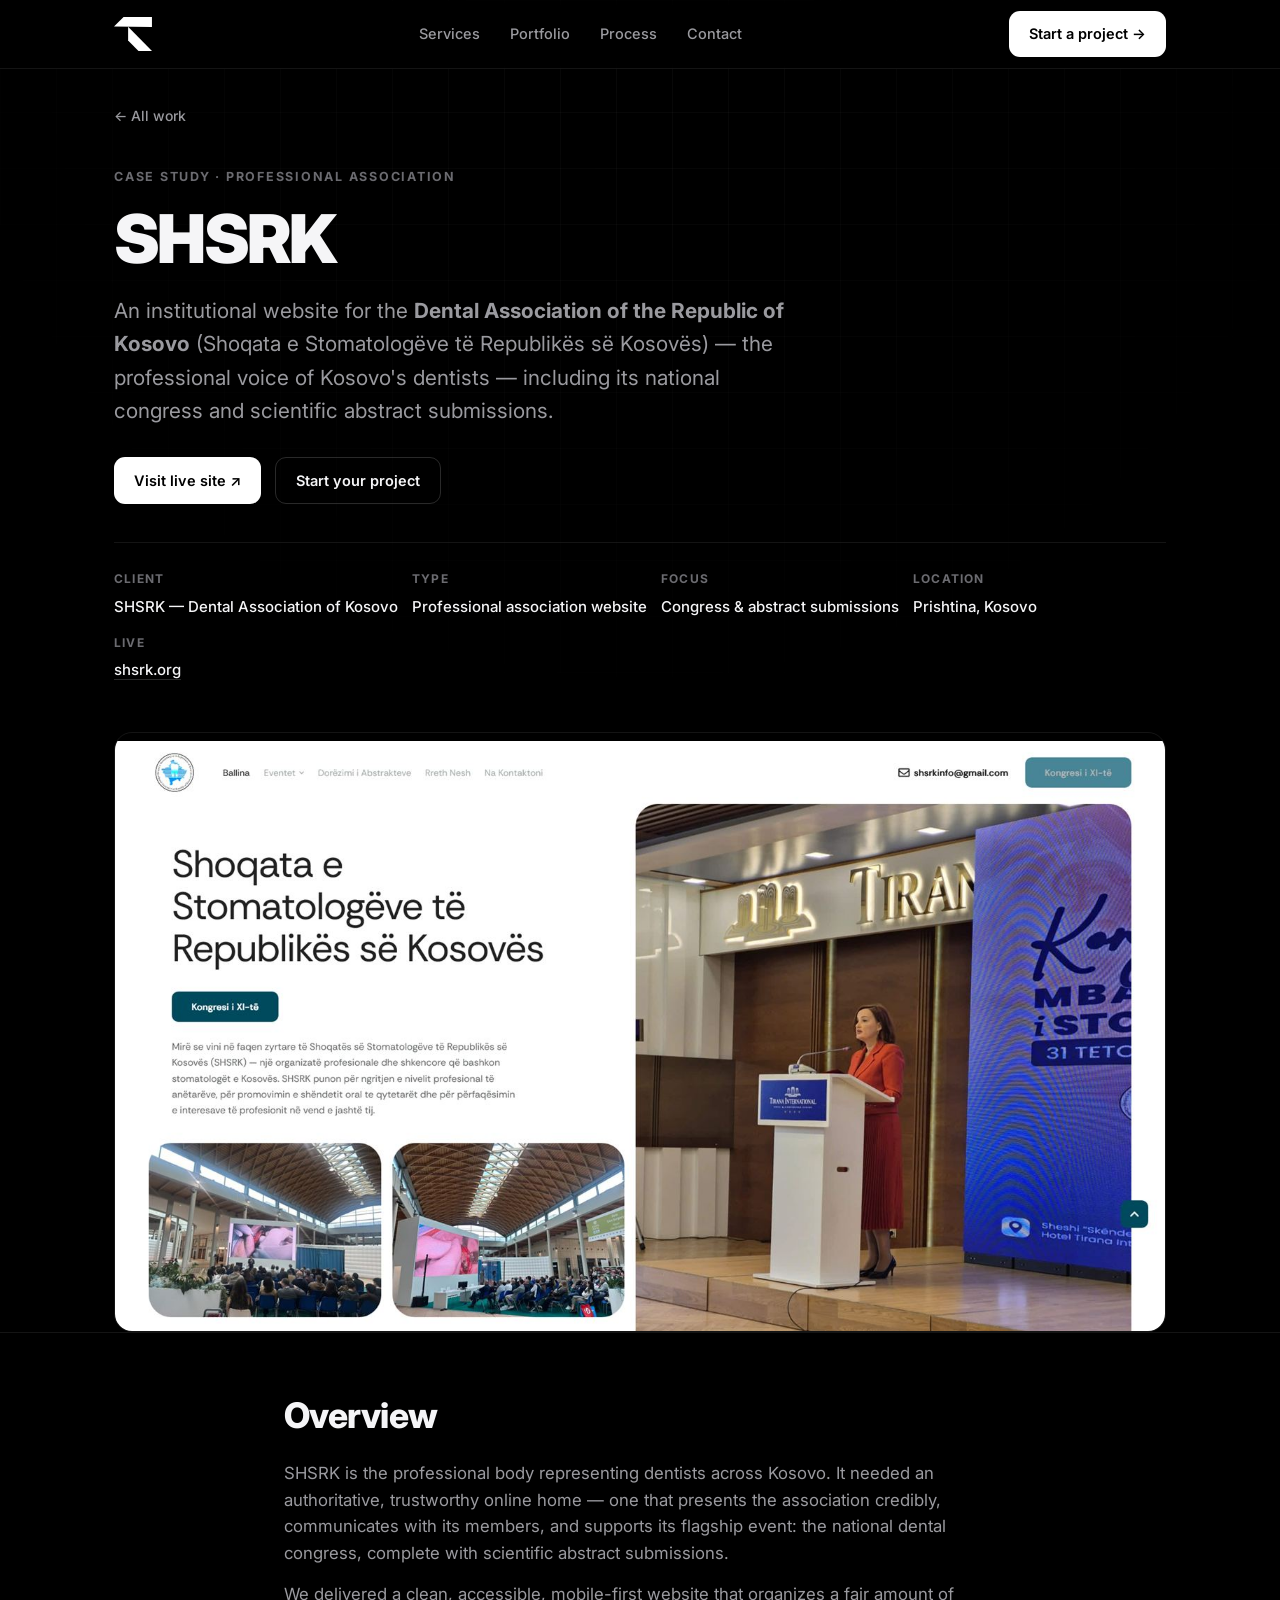
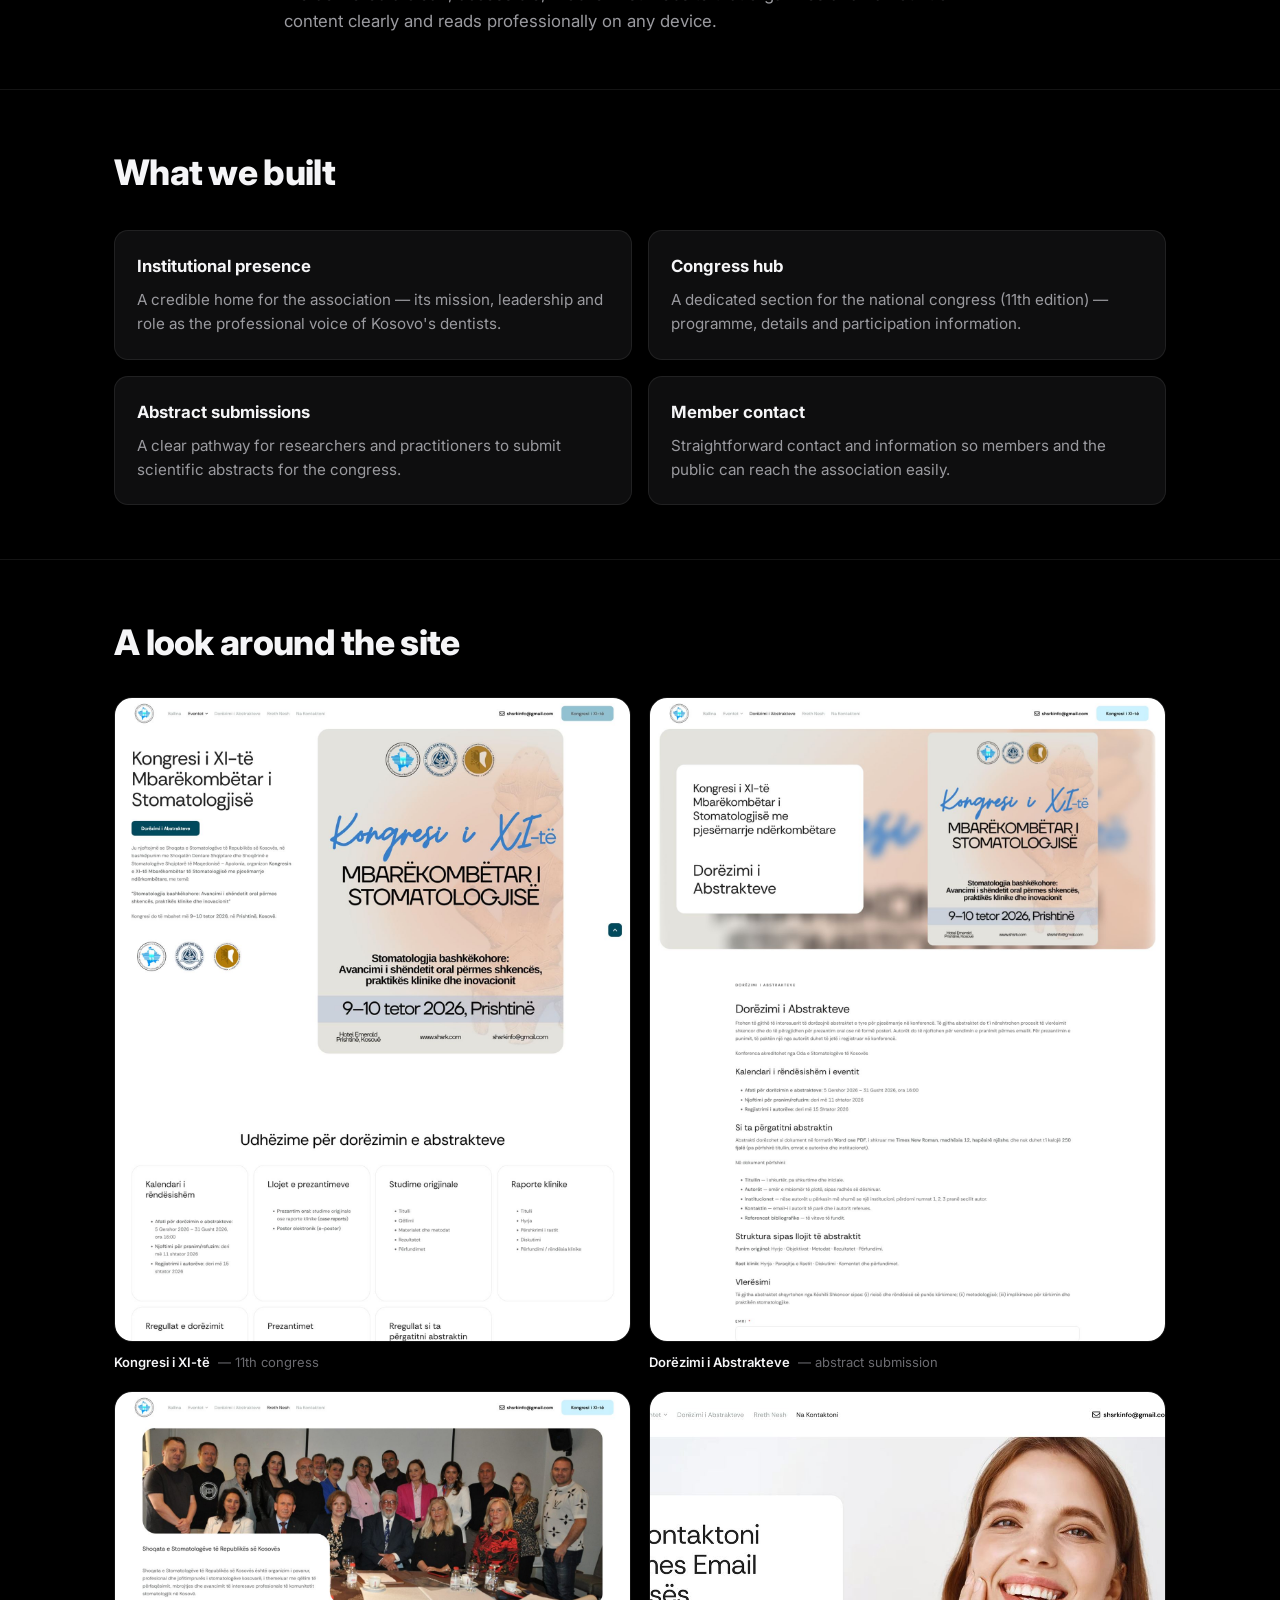
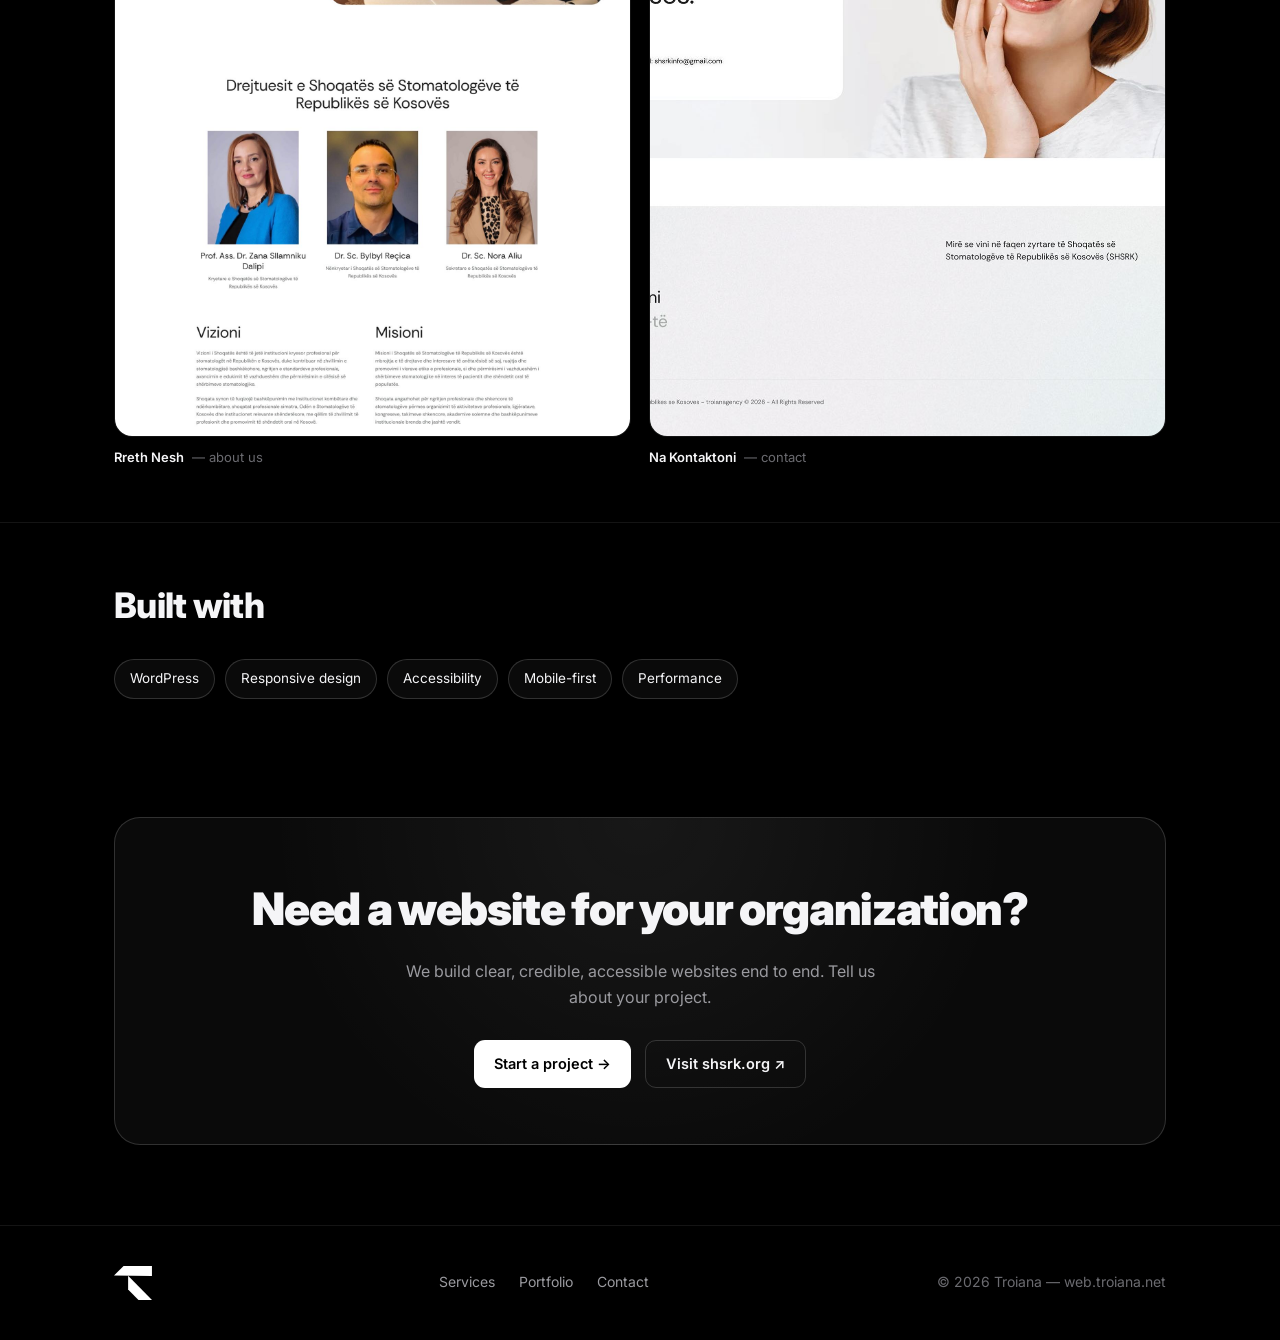
<file: shsrk.html>
<!DOCTYPE html>
<html lang="en">
<head>
<meta charset="UTF-8" />
<meta name="viewport" content="width=device-width, initial-scale=1.0" />
<title>SHSRK — Case Study | Troiana</title>
<meta name="description" content="How Troiana built the website for SHSRK — a clear, credible online presence for the organization." />
<link rel="preconnect" href="https://fonts.googleapis.com" />
<link rel="preconnect" href="https://fonts.gstatic.com" crossorigin />
<link href="https://fonts.googleapis.com/css2?family=Inter:wght@400;500;600;700;800;900&display=swap" rel="stylesheet" />
<link rel="stylesheet" href="case.css" />
</head>
<body>
<div class="bgfx"></div>

<header class="nav">
  <div class="wrap nav-inner">
    <a class="logo" href="index.html"><img class="logoimg" src="logo.svg" alt="Troiana" /></a>
    <nav class="links">
      <a href="services.html">Services</a>
      <a href="portfolio.html">Portfolio</a>
      <a href="index.html#process">Process</a>
      <a href="contact.html">Contact</a>
    </nav>
    <a class="btn btn-primary" href="contact.html">Start a project →</a>
  </div>
</header>

<main>
  <section class="wrap"><a class="back" href="portfolio.html">← All work</a></section>

  <section class="cs-hero">
    <div class="wrap">
      <span class="cs-eyebrow">Case study · Professional association</span>
      <h1>SHSRK</h1>
      <p class="lead">An institutional website for the <strong>Dental Association of the Republic of Kosovo</strong> (Shoqata e Stomatologëve të Republikës së Kosovës) — the professional voice of Kosovo's dentists — including its national congress and scientific abstract submissions.</p>
      <div class="cta">
        <a class="btn btn-primary" href="https://shsrk.org" target="_blank" rel="noopener">Visit live site ↗</a>
        <a class="btn btn-ghost" href="contact.html">Start your project</a>
      </div>
      <div class="meta">
        <div class="cell"><div class="k">Client</div><div class="v">SHSRK — Dental Association of Kosovo</div></div>
        <div class="cell"><div class="k">Type</div><div class="v">Professional association website</div></div>
        <div class="cell"><div class="k">Focus</div><div class="v">Congress &amp; abstract submissions</div></div>
        <div class="cell"><div class="k">Location</div><div class="v">Prishtina, Kosovo</div></div>
        <div class="cell"><div class="k">Live</div><div class="v"><a href="https://shsrk.org" target="_blank" rel="noopener">shsrk.org</a></div></div>
      </div>
    </div>
  </section>

  <section class="wrap">
    <a class="shotlink reveal" href="images/shsrk/home.jpg" target="_blank" rel="noopener">
      <img class="shot hero-shot" loading="lazy" src="images/shsrk/home.jpg" alt="SHSRK homepage" />
      <span class="open">Open full ↗</span>
    </a>
  </section>

  <section class="block reveal">
    <div class="wrap narrow">
      <h2>Overview</h2>
      <p>SHSRK is the professional body representing dentists across Kosovo. It needed an authoritative, trustworthy online home — one that presents the association credibly, communicates with its members, and supports its flagship event: the national dental congress, complete with scientific abstract submissions.</p>
      <p>We delivered a clean, accessible, mobile-first website that organizes a fair amount of content clearly and reads professionally on any device.</p>
    </div>
  </section>

  <section class="block reveal">
    <div class="wrap">
      <h2>What we built</h2>
      <div class="features">
        <div class="feat"><h4>Institutional presence</h4><p>A credible home for the association — its mission, leadership and role as the professional voice of Kosovo's dentists.</p></div>
        <div class="feat"><h4>Congress hub</h4><p>A dedicated section for the national congress (11th edition) — programme, details and participation information.</p></div>
        <div class="feat"><h4>Abstract submissions</h4><p>A clear pathway for researchers and practitioners to submit scientific abstracts for the congress.</p></div>
        <div class="feat"><h4>Member contact</h4><p>Straightforward contact and information so members and the public can reach the association easily.</p></div>
      </div>
    </div>
  </section>

  <section class="block reveal">
    <div class="wrap">
      <h2>A look around the site</h2>
      <div class="gallery">
        <figure class="reveal"><a class="shotlink" href="images/shsrk/congress.jpg" target="_blank" rel="noopener"><img class="shot page" loading="lazy" src="images/shsrk/congress.jpg" alt="Kongresi i XI-të"><span class="open">Open ↗</span></a><figcaption><b>Kongresi i XI-të</b> — 11th congress</figcaption></figure>
        <figure class="reveal"><a class="shotlink" href="images/shsrk/abstracts.jpg" target="_blank" rel="noopener"><img class="shot page" loading="lazy" src="images/shsrk/abstracts.jpg" alt="Dorëzimi i Abstrakteve"><span class="open">Open ↗</span></a><figcaption><b>Dorëzimi i Abstrakteve</b> — abstract submission</figcaption></figure>
        <figure class="reveal"><a class="shotlink" href="images/shsrk/about.jpg" target="_blank" rel="noopener"><img class="shot page" loading="lazy" src="images/shsrk/about.jpg" alt="Rreth Nesh"><span class="open">Open ↗</span></a><figcaption><b>Rreth Nesh</b> — about us</figcaption></figure>
        <figure class="reveal"><a class="shotlink" href="images/shsrk/contact.jpg" target="_blank" rel="noopener"><img class="shot page" loading="lazy" src="images/shsrk/contact.jpg" alt="Na Kontaktoni"><span class="open">Open ↗</span></a><figcaption><b>Na Kontaktoni</b> — contact</figcaption></figure>
      </div>
    </div>
  </section>

  <section class="block reveal">
    <div class="wrap">
      <h2>Built with</h2>
      <div class="chips">
        <span class="chip">WordPress</span>
        <span class="chip">Responsive design</span>
        <span class="chip">Accessibility</span>
        <span class="chip">Mobile-first</span>
        <span class="chip">Performance</span>
      </div>
    </div>
  </section>

  <section class="wrap">
    <div class="band reveal">
      <h2>Need a website for your organization?</h2>
      <p>We build clear, credible, accessible websites end to end. Tell us about your project.</p>
      <div class="cta" style="justify-content:center">
        <a class="btn btn-primary" href="contact.html">Start a project →</a>
        <a class="btn btn-ghost" href="https://shsrk.org" target="_blank" rel="noopener">Visit shsrk.org ↗</a>
      </div>
    </div>
  </section>
</main>

<footer>
  <div class="wrap foot">
    <a class="logo" href="index.html"><img class="logoimg" src="logo.svg" alt="Troiana" /></a>
    <nav><a href="services.html">Services</a><a href="portfolio.html">Portfolio</a><a href="contact.html">Contact</a></nav>
    <span class="muted">© <span id="yr"></span> Troiana — web.troiana.net</span>
  </div>
</footer>

<script>
  document.getElementById('yr').textContent=new Date().getFullYear();
  const io=new IntersectionObserver((e)=>e.forEach(x=>{if(x.isIntersecting){x.target.classList.add('in');io.unobserve(x.target)}}),{threshold:.12});
  document.querySelectorAll('.reveal').forEach(el=>io.observe(el));
</script>
</body>
</html>
</file>
<file: case.css>
/* Troiana — shared case-study styles (black theme) */
:root{
  --bg:#000;--bg-elev:#0a0a0a;--card:#0e0e0f;
  --line:rgba(255,255,255,.08);--line-strong:rgba(255,255,255,.16);
  --fg:#f5f5f7;--muted:#9a9a9f;--muted-2:#6b6b70;--accent:#fff;
  --radius:18px;--max:1100px;
}
*{box-sizing:border-box;margin:0;padding:0}
html{scroll-behavior:smooth}
body{font-family:'Inter',system-ui,-apple-system,sans-serif;background:var(--bg);color:var(--fg);
  line-height:1.6;-webkit-font-smoothing:antialiased;overflow-x:hidden}
a{color:inherit;text-decoration:none}
.wrap{max-width:var(--max);margin:0 auto;padding:0 24px}
.narrow{max-width:760px}

/* ambient */
.bgfx{position:fixed;inset:0;z-index:0;pointer-events:none}
.bgfx::before{content:"";position:absolute;inset:0;
  background:linear-gradient(var(--line) 1px,transparent 1px) 0 0/56px 56px,
            linear-gradient(90deg,var(--line) 1px,transparent 1px) 0 0/56px 56px;
  -webkit-mask-image:radial-gradient(circle at 50% 0%,#000 0%,transparent 70%);
          mask-image:radial-gradient(circle at 50% 0%,#000 0%,transparent 70%);opacity:.45}

/* nav */
header.nav{position:sticky;top:0;z-index:50;backdrop-filter:blur(14px);
  background:rgba(0,0,0,.55);border-bottom:1px solid var(--line)}
.nav-inner{display:flex;align-items:center;justify-content:space-between;height:68px}
.logo{display:flex;align-items:center;gap:11px;font-weight:800;letter-spacing:-.02em;font-size:19px}
.logo img{height:34px;width:auto;display:block}
.logo .mark{width:30px;height:30px;border-radius:9px;border:1px solid var(--line-strong);
  display:grid;place-items:center;background:linear-gradient(160deg,#1a1a1d,#000);font-weight:900;font-size:16px}
nav.links{display:flex;gap:30px}
nav.links a{color:var(--muted);font-size:14.5px;font-weight:500;transition:color .2s}
nav.links a:hover{color:var(--fg)}
.btn{display:inline-flex;align-items:center;gap:8px;font-weight:600;font-size:14.5px;
  padding:11px 20px;border-radius:11px;transition:transform .15s,background .2s,border-color .2s;cursor:pointer}
.btn-primary{background:var(--accent);color:#000}
.btn-primary:hover{transform:translateY(-1px)}
.btn-ghost{border:1px solid var(--line-strong);color:var(--fg)}
.btn-ghost:hover{border-color:#fff}
@media(max-width:760px){nav.links{display:none}}

section{position:relative;z-index:1}

/* back link */
.back{display:inline-flex;align-items:center;gap:8px;color:var(--muted);font-size:14px;
  font-weight:500;margin:36px 0 0;transition:color .2s}
.back:hover{color:#fff}

/* case hero */
.cs-hero{padding:34px 0 50px}
.cs-eyebrow{color:var(--muted-2);font-weight:700;font-size:12.5px;letter-spacing:.14em;text-transform:uppercase}
.cs-hero h1{font-size:clamp(2.4rem,6vw,4.2rem);line-height:1.04;letter-spacing:-.04em;font-weight:900;margin-top:16px}
.cs-hero .lead{color:var(--muted);font-size:clamp(1.05rem,2.2vw,1.3rem);margin-top:20px;max-width:680px}
.cta{display:flex;gap:14px;margin-top:30px;flex-wrap:wrap}

/* meta row */
.meta{display:flex;flex-wrap:wrap;gap:14px;margin-top:38px;border-top:1px solid var(--line);padding-top:26px}
.meta .cell{min-width:130px}
.meta .k{color:var(--muted-2);font-size:12px;letter-spacing:.1em;text-transform:uppercase;font-weight:700}
.meta .v{margin-top:6px;font-size:15px;font-weight:500}
.meta .v a{color:var(--fg);border-bottom:1px solid var(--line-strong)}
.meta .v a:hover{border-color:#fff}

/* screenshots */
.shot{width:100%;border:1px solid var(--line);border-radius:var(--radius);display:block;
  background:#060607;margin:0;aspect-ratio:16/10;object-fit:cover;object-position:top}
.shot.hero-shot{margin-top:8px;aspect-ratio:16/9}
.shot.page{aspect-ratio:4/5}
a.shotlink{display:block;position:relative;overflow:hidden;border-radius:var(--radius);border:1px solid var(--line)}
a.shotlink .shot{border:0;border-radius:0;transition:transform .5s ease}
a.shotlink:hover .shot{transform:scale(1.03)}
a.shotlink .open{position:absolute;top:12px;right:12px;font-size:12px;color:#fff;background:rgba(0,0,0,.55);
  border:1px solid var(--line-strong);padding:5px 10px;border-radius:8px;opacity:0;transition:opacity .2s}
a.shotlink:hover .open{opacity:1}
.gallery{display:grid;grid-template-columns:1fr 1fr;gap:18px;margin-top:26px}
@media(max-width:720px){.gallery{grid-template-columns:1fr}}
figure{margin:0}
figcaption{color:var(--muted-2);font-size:13px;margin-top:10px;display:flex;gap:8px;align-items:center}
figcaption b{color:var(--fg);font-weight:600}

/* content blocks */
.block{padding:54px 0;border-top:1px solid var(--line)}
.block h2{font-size:clamp(1.6rem,3.5vw,2.2rem);letter-spacing:-.02em;font-weight:800}
.block p{color:var(--muted);margin-top:16px;font-size:1.05rem}
.block p + p{margin-top:14px}

/* feature list */
.features{display:grid;grid-template-columns:1fr 1fr;gap:16px;margin-top:30px}
@media(max-width:720px){.features{grid-template-columns:1fr}}
.feat{border:1px solid var(--line);border-radius:14px;padding:22px 22px;background:var(--card)}
.feat h4{font-size:1.05rem;font-weight:700}
.feat p{color:var(--muted);margin-top:8px;font-size:.95rem}

/* chips / stack */
.chips{display:flex;flex-wrap:wrap;gap:10px;margin-top:26px}
.chip{border:1px solid var(--line-strong);border-radius:999px;padding:8px 15px;font-size:13.5px;
  color:var(--fg);background:var(--bg-elev)}

/* kpis */
.kpis{display:flex;gap:46px;flex-wrap:wrap;margin-top:30px}
.kpi .n{font-size:2.1rem;font-weight:800;letter-spacing:-.03em}
.kpi .l{color:var(--muted-2);font-size:13.5px;margin-top:4px}

/* cta band */
.band{border:1px solid var(--line-strong);border-radius:26px;padding:56px 32px;text-align:center;margin-top:64px;
  background:radial-gradient(circle at 50% 0%,rgba(255,255,255,.06),transparent 60%),var(--bg-elev)}
.band h2{font-size:clamp(1.8rem,4.5vw,2.8rem);letter-spacing:-.03em;font-weight:900}
.band p{color:var(--muted);margin:14px auto 0;max-width:500px}

/* footer */
footer{border-top:1px solid var(--line);margin-top:80px;padding:40px 0}
.foot{display:flex;justify-content:space-between;align-items:center;gap:20px;flex-wrap:wrap}
.foot .muted{color:var(--muted-2);font-size:14px}
.foot nav{display:flex;gap:24px}
.foot nav a{color:var(--muted);font-size:14px;transition:color .2s}
.foot nav a:hover{color:var(--fg)}

/* reveal */
.reveal{opacity:0;transform:translateY(20px);transition:opacity .6s ease,transform .6s ease}
.reveal.in{opacity:1;transform:none}

/* page hero centered */
.cs-hero.center{text-align:center;padding-top:80px}
.cs-hero.center .lead{margin-left:auto;margin-right:auto}
.cs-hero.center .cta{justify-content:center}

/* services */
.svc-grid{display:grid;grid-template-columns:repeat(3,1fr);gap:18px;margin-top:40px}
@media(max-width:900px){.svc-grid{grid-template-columns:1fr 1fr}}
@media(max-width:620px){.svc-grid{grid-template-columns:1fr}}
.svc{border:1px solid var(--line);border-radius:var(--radius);padding:28px 26px;
  background:linear-gradient(180deg,var(--card),#070708);transition:border-color .25s,transform .25s}
.svc:hover{border-color:var(--line-strong);transform:translateY(-4px)}
.svc .ico{width:46px;height:46px;border-radius:12px;display:grid;place-items:center;
  border:1px solid var(--line-strong);background:#000;margin-bottom:18px;color:#fff}
.svc .ico svg{width:22px;height:22px;stroke:currentColor;stroke-width:1.6;fill:none;stroke-linecap:round;stroke-linejoin:round}
.svc h3{font-size:1.18rem;font-weight:700;letter-spacing:-.01em}
.svc p{color:var(--muted);margin-top:10px;font-size:.96rem}
.svc ul{margin:16px 0 0;padding:0;list-style:none}
.svc li{color:var(--muted);font-size:.9rem;padding-left:18px;position:relative;margin-top:7px}
.svc li::before{content:"›";position:absolute;left:0;color:var(--fg)}

/* portfolio filter tabs */
.tabs{display:flex;flex-wrap:wrap;justify-content:center;gap:10px;margin:36px auto 0;max-width:760px}
.tab{font-size:14px;font-weight:600;color:var(--muted);border:1px solid var(--line);
  background:var(--bg-elev);padding:9px 18px;border-radius:999px;cursor:pointer;
  transition:color .2s,border-color .2s,background .2s}
.tab:hover{color:var(--fg);border-color:var(--line-strong)}
.tab.active{color:#000;background:var(--accent);border-color:var(--accent)}
.proj.hide{display:none}

/* portfolio cards */
.work-grid{display:grid;grid-template-columns:repeat(3,1fr);gap:18px;margin-top:40px}
@media(max-width:900px){.work-grid{grid-template-columns:1fr 1fr}}
@media(max-width:620px){.work-grid{grid-template-columns:1fr}}
.proj{display:flex;flex-direction:column;border:1px solid var(--line);border-radius:var(--radius);
  overflow:hidden;background:var(--card);transition:border-color .25s,transform .25s}
.proj:hover{border-color:var(--line-strong);transform:translateY(-4px)}
.proj .thumb{aspect-ratio:16/10;position:relative;overflow:hidden;background:#060607;border-bottom:1px solid var(--line)}
.proj .thumb img{width:100%;height:100%;object-fit:cover;object-position:top;display:block;transition:transform .4s ease}
.proj:hover .thumb img{transform:scale(1.04)}
.proj .body{padding:22px 24px 24px}
.proj .tag{font-size:11.5px;letter-spacing:.12em;text-transform:uppercase;color:var(--muted-2);font-weight:700}
.proj h3{font-size:1.18rem;font-weight:700;margin-top:9px;display:flex;align-items:center;gap:8px}
.proj h3 .arrow{transition:transform .2s;color:var(--muted)}
.proj:hover h3 .arrow{transform:translate(3px,-3px);color:#fff}
.proj p{color:var(--muted);margin-top:9px;font-size:.95rem}
.proj .url{margin-top:14px;color:var(--muted-2);font-size:13px}

/* contact */
.contact-grid{display:grid;grid-template-columns:1.1fr .9fr;gap:40px;margin-top:40px;align-items:start}
@media(max-width:820px){.contact-grid{grid-template-columns:1fr}}
.form{display:grid;gap:16px}
.form .row{display:grid;grid-template-columns:1fr 1fr;gap:16px}
@media(max-width:520px){.form .row{grid-template-columns:1fr}}
.field{display:grid;gap:7px}
.field label{font-size:13px;color:var(--muted);font-weight:600}
.field input,.field textarea,.field select{width:100%;background:var(--bg-elev);border:1px solid var(--line-strong);
  border-radius:11px;padding:13px 14px;color:var(--fg);font:inherit;font-size:15px;transition:border-color .2s}
.field input:focus,.field textarea:focus,.field select:focus{outline:none;border-color:#fff}
.field textarea{min-height:150px;resize:vertical}
.contact-info{display:grid;gap:16px;align-content:start}
.info-card{border:1px solid var(--line);border-radius:14px;padding:20px 22px;background:var(--card)}
.info-card .k{color:var(--muted-2);font-size:12px;letter-spacing:.1em;text-transform:uppercase;font-weight:700}
.info-card .v{margin-top:7px;font-size:1.05rem;font-weight:600}
.info-card .v a{border-bottom:1px solid var(--line-strong)}
.info-card .v a:hover{border-color:#fff}
</file>
